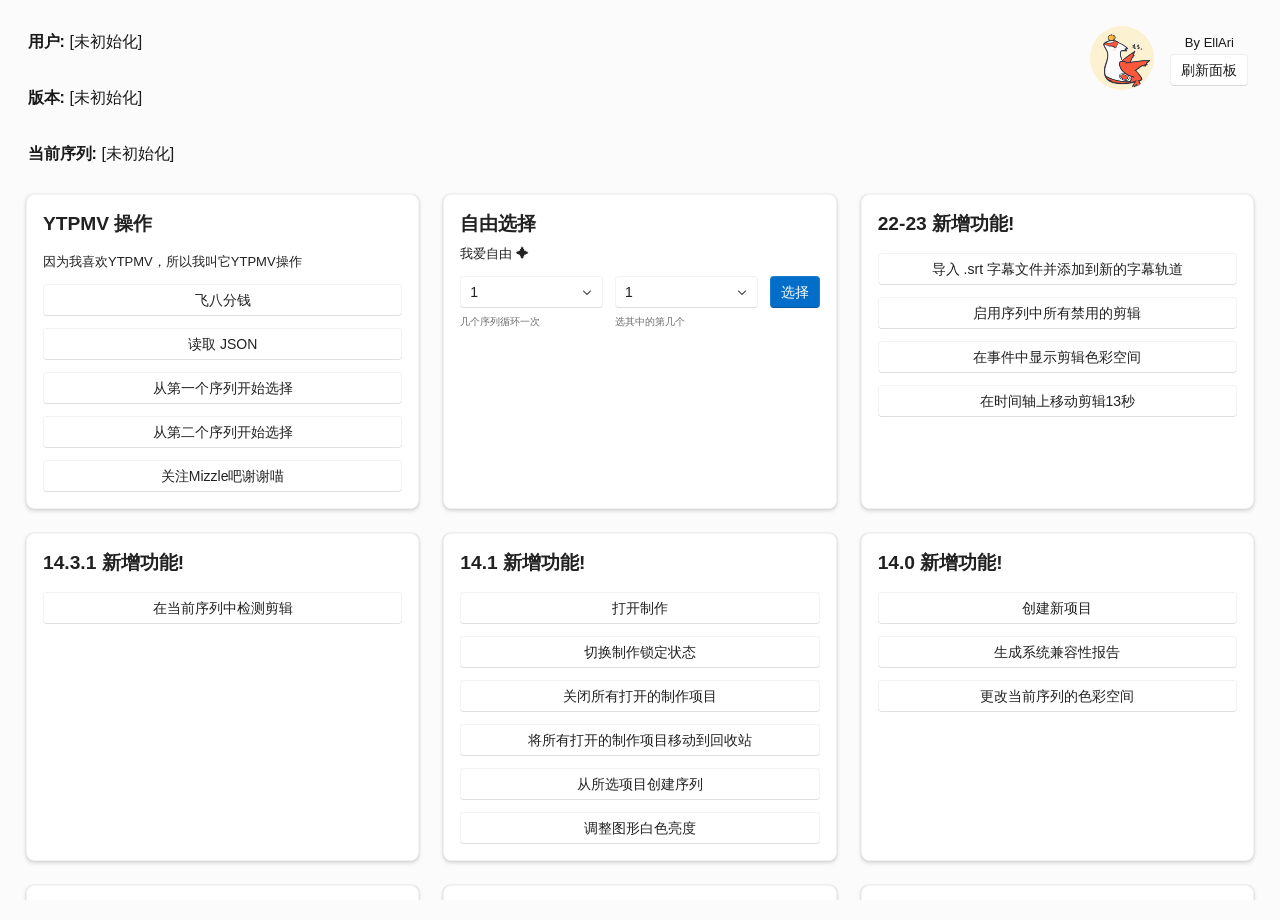
<file: OproPanel/index.html>
<!doctype html>
<html lang="zh-CN">
<title>顺飞面板</title>

<head>
   <meta name="viewport" content="width=device-width, initial-scale=1.0">
   <meta charset="utf-8" />
   <script src="./lib/CSInterface.js"></script>
   <script src="./lib/jquery-1.9.1.js"></script>
   <script src="./ext.js"></script>
   <script src="./lib/Vulcan.js"></script>
   <script type="module" src="web-components.js"></script>
   <script type="module" src="fluentplus.js"></script>
   <link id="ppstyle" href="css/style.css" rel="stylesheet" type="text/css" />
   <link rel="stylesheet" href="css/treefl.css">
</head>
<script src="main.js" defer></script>
<script type="module">
   import { baseLayerLuminance, StandardLuminance } from "./web-components.js";

   document.addEventListener("DOMContentLoaded", function () {
      var csInterface = new CSInterface();
      const provider = document.querySelector("fluent-provider");

      // 1. 定义更新主题的函数
      function updateThemeWithAppSkinInfo(appSkinInfo) {
         if (!appSkinInfo || !provider) return;

         // 获取 Premiere 面板的背景 RGB 颜色
         const panelBgColor = appSkinInfo.panelBackgroundColor.color;

         // 将 Adobe 的 RGB 对象转换为 CSS 颜色字符串
         const bgRgb = `rgb(${Math.round(panelBgColor.red)}, ${Math.round(panelBgColor.green)}, ${Math.round(panelBgColor.blue)})`;

         // 计算粗略的亮度值 (0-255) 以判断是深色还是浅色模式
         // Premiere 默认通常是深色，但用户可以调得很亮
         const luminance =
            0.299 * panelBgColor.red +
            0.587 * panelBgColor.green +
            0.114 * panelBgColor.blue;

         // 根据亮度决定 Fluent UI 的模式
         // 128 是中点，小于 128 为暗色，大于为亮色
         if (luminance < 128) {
            baseLayerLuminance.setValueFor(provider, StandardLuminance.DarkMode);
         } else {
            baseLayerLuminance.setValueFor(provider, StandardLuminance.LightMode);
         }

         // 核心：强制 body 的背景色与 Premiere 面板背景色完全一致
         // 这样可以消除 Fluent UI 默认暗色与 Premiere 默认暗色之间的微小色差
         document.body.style.backgroundColor = bgRgb;

         // 如果你的卡片有背景色，也可以在这里动态覆盖，保持无缝融合
         // document.body.style.setProperty('--fill-color', bgRgb);
      }

      // 2. 页面加载时，获取当前的宿主环境颜色并初始化
      const hostEnv = csInterface.getHostEnvironment();
      if (hostEnv && hostEnv.appSkinInfo) {
         updateThemeWithAppSkinInfo(hostEnv.appSkinInfo);
      } else {
         // 如果在浏览器里调试(没有CEP环境)，默认给暗色
         baseLayerLuminance.setValueFor(provider, StandardLuminance.DarkMode);
      }

      // 3. 监听 Premiere Pro 的主题变化事件 (当用户在首选项里拖动滑块时触发)
      csInterface.addEventListener(
         CSInterface.THEME_COLOR_CHANGED_EVENT,
         function () {
            // 重新获取环境信息并更新
            const updatedHostEnv = csInterface.getHostEnvironment();
            if (updatedHostEnv && updatedHostEnv.appSkinInfo) {
               updateThemeWithAppSkinInfo(updatedHostEnv.appSkinInfo);
            }
         },
      );
      document.getElementById('btn_PPRO_Sel').addEventListener('click', () => {
         const cycleLength = document.getElementById('cycleLengthSelect').value;
         const targetIndex = document.getElementById('targetIndexSelect').value;

         // 2. 校验用户是否已经做出了选择
         if (!cycleLength || !targetIndex) {
            alert("请先选择循环次数和目标索引！");
            return;
         }

         // 3. 将变量拼接到字符串中，传给你的 ExtendScript (JSX)
         // 为了防止字符类型导致 JSX 报错，这里用 Number() 明确转成数字
         const jsxCommand = `$._PPP_.selectCustomCycle(${Number(cycleLength)}, ${Number(targetIndex)})`;

         // 4. 调用 CEP 原生的 evalScript 发送给 Premiere
         if (window.__adobe_cep__) {
            // 处于 Premiere CEP 环境中
            csInterface.evalScript(jsxCommand, function (result) {
               // 这里可以接收 JSX 传回来的返回值（如果需要的话）
               console.log("ExtendScript 执行完毕，返回值: ", result);
            });
         } else {
            // 处于普通浏览器环境（本地双击网页测试时）
            console.log("即将发送给宿主的脚本: ", jsxCommand);
            alert("当前不在 Premiere 环境中，脚本命令已打印到控制台: \n" + jsxCommand);
         }
      });

   });
</script>

<body onLoad="onLoaded()">
   <fluent-provider>
      <class="header">

         <div class="card-container" id="titlec">
            <div class="floating">
               <div class="action-block">
                  <fluent-avatar src="./lib/Latia.png" size="64" name="Atlias"></fluent-avatar>
                  <div class="ccb">
                     <p style="font-size: small; margin: 4px 0;">By EllAri </p>
                     <fluent-anchor id="refresh-link" href="javascript:history.go(0)">刷新面板</fluent-anchor>
                  </div>
               </div>
            </div>

            <div class="info-block">
               <p><b>用户:</b> <span id="username">[未初始化]</span></p>
               <p><b>版本:</b> <span id="version_string">[未初始化]</span></p>
               <p><b>当前序列:</b> <span id="active_seq">[未初始化]</span></p>
            </div>
         </div>

         <main class="card-container">
            <fluent-card>
               <div class="card-header">
                  <h2>YTPMV 操作</h2>
                  <p style="font-size: small">因为我喜欢YTPMV，所以我叫它YTPMV操作</p>
               </div>
               <div class="card-content">
                  <fluent-button class="controlBg textStyle"
                     onclick="openSssaPanel()">飞八分钱</fluent-button>
                  <input type="file" id="jsonFileInput" accept=".json" style="display: none" />
                  <fluent-button class="controlBg textStyle" onclick="loadJsonNative()">
                     读取 JSON
                  </fluent-button>
                  <script>
                  </script>
                  <fluent-button class="controlBg textStyle"
                     onClick="evalScript('$._PPP_.select1()')">从第一个序列开始选择</fluent-button>
                  <fluent-button class="controlBg textStyle"
                     onClick="evalScript('$._PPP_.select2()')">从第二个序列开始选择</fluent-button>
                  <fluent-button class="controlBg textStyle" id="btn_PPRO_JSON" onclick="tieba()">
                     关注Mizzle吧谢谢喵
                  </fluent-button>
               </div>
            </fluent-card>
            <fluent-card class="FSLT">
               <div class="card-header">
                  <h2 style="margin-bottom: .5rem;">自由选择</h2>
                  <p style="font-size: small;margin-top: 0;"> 我爱自由 ✦</p>
               </div>
               <div class="card-content" id="FrS">
                  <div class="select-group">
                     <fluent-select id="cycleLengthSelect" title="循环长度（隔n-1个选一次）" position="below"
                        style="--z-index: 9999;">
                        <fluent-option value="" disabled selected>几次循环 (Cycle Length)</fluent-option>
                        <fluent-option value="1">1</fluent-option>
                        <fluent-option value="2">2</fluent-option>
                        <fluent-option value="3">3</fluent-option>
                        <fluent-option value="4">4</fluent-option>
                        <fluent-option value="5">5</fluent-option>
                        <fluent-option value="6">6</fluent-option>
                        <fluent-option value="7">7</fluent-option>
                        <fluent-option value="8">8</fluent-option>
                        <fluent-option value="9">9</fluent-option>
                        <fluent-option value="10">10</fluent-option>
                     </fluent-select>
                     <span class="helper-text">几个序列循环一次</span>
                  </div>
                  <div class="select-group">
                     <fluent-select id="targetIndexSelect" title="选其中的第几个" position="below" style="--z-index: 9999;">
                        <fluent-option value="" disabled selected>选择序号 (Target Index)</fluent-option>
                        <fluent-option value="1">1</fluent-option>
                        <fluent-option value="2">2</fluent-option>
                        <fluent-option value="3">3</fluent-option>
                        <fluent-option value="4">4</fluent-option>
                        <fluent-option value="5">5</fluent-option>
                        <fluent-option value="6">6</fluent-option>
                        <fluent-option value="7">7</fluent-option>
                        <fluent-option value="8">8</fluent-option>
                        <fluent-option value="9">9</fluent-option>
                        <fluent-option value="10">10</fluent-option>
                     </fluent-select>
                     <span class="helper-text">选其中的第几个</span>
                  </div>
                  <fluent-button appearance="accent" id="btn_PPRO_Sel">
                     选择
                  </fluent-button>
               </div>
            </fluent-card>
            <fluent-card>
               <div class="card-header">
                  <h2>22-23 新增功能!</h2>
               </div>
               <div class="card-content">
                  <fluent-button class="controlBg textStyle" id="btn_PPRO87"
                     onClick="evalScript('$._PPP_.importSrtAddToCaptionTrack()')">导入 .srt 字幕文件并添加到新的字幕轨道</fluent-button>
                  <fluent-button class="controlBg textStyle" id="btn_PPRO84"
                     onClick="evalScript('$._PPP_.enableAllDisabledClips()')">启用序列中所有禁用的剪辑</fluent-button>
                  <fluent-button class="controlBg textStyle" id="btn_PPRO85"
                     onClick="evalScript('$._PPP_.showColorspaceInEvents()')">在事件中显示剪辑色彩空间</fluent-button>
                  <fluent-button class="controlBg textStyle" id="btn_PPRO86"
                     onClick="evalScript('$._PPP_.moveTrackItemOnTimeline()')">在时间轴上移动剪辑13秒</fluent-button>
               </div>
            </fluent-card>

            <fluent-card>
               <div class="card-header">
                  <h2>14.3.1 新增功能!</h2>
               </div>
               <div class="card-content">
                  <fluent-button class="controlBg textStyle" id="btn_PPRO81"
                     onClick="evalScript('$._PPP_.performSceneEditDetectionOnSelection()')">在当前序列中检测剪辑</fluent-button>
               </div>
            </fluent-card>

            <fluent-card>
               <div class="card-header">
                  <h2>14.1 新增功能!</h2>
               </div>
               <div class="card-content">
                  <fluent-button class="controlBg textStyle" id="btn_PPRO77"
                     onClick="evalScript('$._PPP_.openProduction()')">打开制作</fluent-button>
                  <fluent-button class="controlBg textStyle" id="btn_PPRO78"
                     onClick="evalScript('$._PPP_.toggleProductionLockState()')">切换制作锁定状态</fluent-button>
                  <fluent-button class="controlBg textStyle" id="btn_PPRO79"
                     onClick="evalScript('$._PPP_.closeAllOpenProductionProjects()')">关闭所有打开的制作项目</fluent-button>
                  <fluent-button class="controlBg textStyle" id="btn_PPRO80"
                     onClick="evalScript('$._PPP_.moveProductionProjectsToTrash()')">将所有打开的制作项目移动到回收站</fluent-button>
                  <fluent-button class="controlBg textStyle" id="btn_PPRO82"
                     onClick="evalScript('$._PPP_.newSequenceFromProjectSelection()')">从所选项目创建序列</fluent-button>
                  <fluent-button class="controlBg textStyle" id="btn_PPRO83"
                     onClick="evalScript('$._PPP_.adjustGraphicsWhiteLuminance()')">调整图形白色亮度</fluent-button>
               </div>
            </fluent-card>

            <fluent-card>
               <div class="card-header">
                  <h2>14.0 新增功能!</h2>
               </div>
               <div class="card-content">
                  <fluent-button class="controlBg textStyle" id="btn_PPRO76"
                     onClick="evalScript('$._PPP_.createNewProject()')">创建新项目</fluent-button>
                  <fluent-button class="controlBg textStyle" id="btn_PPRO72"
                     onClick="evalScript('$._PPP_.generateSystemCompatibilityReport()')">生成系统兼容性报告</fluent-button>
                  <fluent-button class="controlBg textStyle" id="btn_PPRO75"
                     onClick="evalScript('$._PPP_.changeSequenceColorSpace()')">更改当前序列的色彩空间</fluent-button>
               </div>
            </fluent-card>

            <fluent-card>
               <div class="card-header">
                  <h2>13.1 新增功能!</h2>
               </div>
               <div class="card-content">
                  <fluent-button class="controlBg textStyle" id="btn_PPRO57"
                     onClick="evalScript('$._PPP_.closeAllProjectsOtherThanActiveProject()')">关闭除当前项目外的所有项目</fluent-button>
                  <fluent-button class="controlBg textStyle" id="btn_PPRO58"
                     onClick="evalScript('$._PPP_.findAllAdjustmentLayersInProject()')">查找所有调整图层</fluent-button>
                  <fluent-button class="controlBg textStyle" id="btn_PPRO59"
                     onClick="evalScript('$._PPP_.consolidateDuplicates()')">合并重复的素材</fluent-button>
                  <fluent-button class="controlBg textStyle" id="btn_PPRO60"
                     onClick="evalScript('$._PPP_.closeAllSequences()')">关闭所有序列</fluent-button>
                  <fluent-button class="controlBg textStyle" id="btn_PPRO62"
                     onClick="evalScript('$._PPP_.reportSequenceVRSettings()')">报告序列VR设置</fluent-button>
                  <fluent-button class="controlBg textStyle" id="btn_PPRO63"
                     onClick="evalScript('$._PPP_.openProjectItemInSource()')">在源监视器中打开所选项目</fluent-button>
                  <fluent-button class="controlBg textStyle" id="btn_PPRO64"
                     onClick="evalScript('$._PPP_.reinterpretFootage()')">重新解释所选项目</fluent-button>
                  <fluent-button class="controlBg textStyle" id="btn_PPRO66"
                     onClick="evalScript('$._PPP_.createSubSequence()')">创建子序列</fluent-button>
                  <fluent-button class="controlBg textStyle" id="btn_PPRO67"
                     onClick="evalScript('$._PPP_.selectAllRetimedClips()')">选择所有重置时间的剪辑</fluent-button>
                  <fluent-button class="controlBg textStyle" id="btn_PPRO68"
                     onClick="evalScript('$._PPP_.selectReversedClips()')">选择所有反向的剪辑</fluent-button>
                  <fluent-button class="controlBg textStyle" id="btn_PPRO69"
                     onClick="evalScript('$._PPP_.logConsoleOutput()')">将控制台输出写入日志文件</fluent-button>
                  <fluent-button class="controlBg textStyle" id="btn_PPRO70"
                     onClick="evalScript('$._PPP_.setWorkspace()')">设置当前工作区</fluent-button>
                  <fluent-button id="stitchusingdefaultpreset">在AME中拼接所选文件</fluent-button>
               </div>
            </fluent-card>

            <fluent-card>
               <div class="card-header">
                  <h2>系统</h2>
               </div>
               <div class="card-content">
                  <fluent-button class="controlBg textStyle" id="btn_PPRO33"
                     onClick="evalScript('$._PPP_.closeFrontSourceClip()')">关闭最前方的源监视器剪辑</fluent-button>
                  <fluent-button class="controlBg textStyle" id="btn_PPRO35"
                     onClick="evalScript('$._PPP_.closeAllClipsInSourceMonitor()')">关闭源监视器中的所有剪辑</fluent-button>
                  <fluent-button id="openfolder">打开 PProPanel 文件夹</fluent-button>
                  <fluent-button id="openlogfilefolder">打开 Premiere Pro 的日志文件夹</fluent-button>
                  <fluent-button class="controlBg textStyle" id="btn_PPRO7"
                     onClick="evalScript('$._PPP_.pokeAnywhere()')">检测 Anywhere 服务器</fluent-button>
                  <fluent-button class="controlBg textStyle" id="btn_PPRO71"
                     onClick="evalScript('$._PPP_.enumerateTeamProjects()')">识别打开的团队项目</fluent-button>
                  <fluent-button id="checkforums">查看 SDK 论坛</fluent-button>
                  <fluent-button id="readAPIdocs">阅读 API 文档</fluent-button>
                  <fluent-button id="copypresets">复制预设</fluent-button>
                  <fluent-button class="controlBg textStyle" id="btn_PPRO18"
                     onClick="evalScript('$._PPP_.getnumAEProjectItems()')">AE 项目项目计数</fluent-button>
                  <fluent-button class="controlBg textStyle" id="btn_PPRO49"
                     onClick="evalScript('$._PPP_.turnOffStartDialog()')">关闭启动对话框</fluent-button>
                  <fluent-button class="controlBg textStyle" id="btn_PPRO25"
                     onClick="evalScript('$._PPP_.clearCache()')">清除媒体缓存</fluent-button>
                  <fluent-button class="controlBg textStyle" id="btn_PPRO61"
                     onClick="evalScript('$._PPP_.dumpAllPresets()')">列出可用的导出预设</fluent-button>
               </div>
            </fluent-card>
            <fluent-card>
               <div class="card-header">
                  <h2>导入与创建</h2>
               </div>
               <div class="card-content">
                  <fluent-button id="ingest">摄取文件, 创建代理</fluent-button>
                  <fluent-button class="controlBg textStyle" id="btn_PPRO42"
                     onClick="evalScript('$._PPP_.importMoGRT()')">导入 MoGRT</fluent-button>
                  <fluent-button class="controlBg textStyle" id="btn_PPRO2"
                     onClick="evalScript('$._PPP_.createSequence()')">创建序列</fluent-button>
                  <fluent-button class="controlBg textStyle" id="btn_PPRO37"
                     onClick="evalScript('$._PPP_.importComps()')">从 AE 项目导入合成</fluent-button>
                  <fluent-button id="newseqfrompreset">从预设创建序列</fluent-button>
                  <fluent-button class="controlBg textStyle" id="btn_PPRO3"
                     onClick="evalScript('$._PPP_.openProject()')">打开不同的项目</fluent-button>
                  <fluent-button class="controlBg textStyle" id="btn_PPRO5"
                     onClick="evalScript('$._PPP_.importFiles()')">导入文件</fluent-button>
                  <fluent-button class="controlBg textStyle" id="btn_PPRO8"
                     onClick="evalScript('$._PPP_.openInSource()')">在源监视器中打开...</fluent-button>
                  <fluent-button class="controlBg textStyle" id="btn_PPRO24"
                     onClick="evalScript('$._PPP_.setProxiesON()')">为第一个项目添加代理</fluent-button>
                  <div id="dragthing" draggable="true" ondragstart="dragHandler(event)" class="droppable">
                     拖放导入
                  </div>
               </div>
            </fluent-card>

            <fluent-card>
               <div class="card-header">
                  <h2>元数据和项目操作</h2>
               </div>
               <div class="card-content">
                  <fluent-button id="toggleproxy">切换当前项目中的代理</fluent-button>
                  <fluent-button class="controlBg textStyle" id="btn_PPRO9"
                     onClick="evalScript('$._PPP_.replaceMedia()')">替换媒体...</fluent-button>
                  <fluent-button class="controlBg textStyle" id="btn_PPRO10"
                     onClick="evalScript('$._PPP_.createSequenceMarkers()')">添加序列标记</fluent-button>
                  <fluent-button class="controlBg textStyle" id="btn_PPRO16"
                     onClick="evalScript('$._PPP_.addClipMarkers()')">添加剪辑标记</fluent-button>
                  <fluent-button class="controlBg textStyle" id="btn_PPRO17"
                     onClick="evalScript('$._PPP_.updatePAR()')">更新 PAR</fluent-button>
                  <fluent-button class="controlBg textStyle" id="btn_PPRO11"
                     onClick="evalScript('$._PPP_.mungeXMP()')">操作 XMP</fluent-button>
                  <fluent-button class="controlBg textStyle" id="btn_PPRO14"
                     onClick="evalScript('$._PPP_.updateAllProjectItems()')">更新所有媒体</fluent-button>
                  <fluent-button class="controlBg textStyle" id="btn_PPRO15"
                     onClick="evalScript('$._PPP_.modifyProjectMetadata()')">修改项目元数据</fluent-button>
                  <fluent-button class="controlBg textStyle" id="btn_PPRO23"
                     onClick="evalScript('$._PPP_.setScratchDisk()')">设置暂存盘路径</fluent-button>
                  <fluent-button class="controlBg textStyle" id="btn_PPRO27"
                     onClick="evalScript('$._PPP_.randomizeSequenceSelection()')">随机选择序列</fluent-button>
                  <fluent-button class="controlBg textStyle" id="btn_PPRO28"
                     onClick="evalScript('$._PPP_.muteFun()')">静音的乐趣!</fluent-button>
                  <fluent-button class="controlBg textStyle" id="btn_PPRO29"
                     onClick="evalScript('$._PPP_.onPlayWithKeyframes()')">操作关键帧</fluent-button>
                  <fluent-button class="controlBg textStyle" id="btn_PPRO30"
                     onClick="evalScript('$._PPP_.insertOrAppend()')">插入或附加到活动序列</fluent-button>
                  <fluent-button class="controlBg textStyle" id="btn_PPRO56"
                     onClick="evalScript('$._PPP_.insertOrAppendToTopTracks()')">插入或附加到顶部轨道</fluent-button>
                  <fluent-button class="controlBg textStyle" id="btn_PPRO31"
                     onClick="evalScript('$._PPP_.overWrite()')">在 CTI 位置覆盖</fluent-button>
                  <fluent-button class="controlBg textStyle" id="btn_PPRO36"
                     onClick="evalScript('$._PPP_.changeLabel()')">标记第一个项目</fluent-button>
                  <fluent-button class="controlBg textStyle" id="btn_PPRO21"
                     onClick="evalScript('$._PPP_.addSubClip()')">创建子剪辑</fluent-button>
                  <fluent-button class="controlBg textStyle" id="btn_PPRO44"
                     onClick="evalScript('$._PPP_.reportCurrentProjectSelection()')">向事件面板报告选择</fluent-button>
                  <fluent-button class="controlBg textStyle" id="btn_PPRO43"
                     onClick="evalScript('$._PPP_.randomizeProjectSelection()')">随机选择项目</fluent-button>
                  <fluent-button class="controlBg textStyle" id="btn_PPRO45"
                     onClick="evalScript('$._PPP_.setOffline()')">使所选项目离线</fluent-button>
                  <fluent-button class="controlBg textStyle" id="btn_PPRO47"
                     onClick="evalScript('$._PPP_.setAllOnline()')">使所有离线项目在线</fluent-button>
                  <fluent-button class="controlBg textStyle" id="btn_PPRO48"
                     onClick="evalScript('$._PPP_.updateFrameRate()')">更新帧率</fluent-button>
                  <fluent-button class="controlBg textStyle" id="btn_PPRO50"
                     onClick="evalScript('$._PPP_.changeMarkerColors()')">更改标记颜色</fluent-button>
                  <fluent-button class="controlBg textStyle" id="btn_PPRO52"
                     onClick="evalScript('$._PPP_.changeSeqTimeCodeDisplay()')">更改序列时间码显示</fluent-button>
                  <fluent-button class="controlBg textStyle" id="btn_PPRO32"
                     onClick="evalScript('$._PPP_.saveCurrentProjectLayout()')">保存项目布局</fluent-button>
                  <fluent-button class="controlBg textStyle" id="btn_PPRO51"
                     onClick="evalScript('$._PPP_.setProjectPanelMeta()')">加载项目布局</fluent-button>
                  <fluent-button class="controlBg textStyle" id="btn_PPRO12"
                     onClick="evalScript('$._PPP_.exportSequenceAsPrProj()')">从序列新建项目</fluent-button>
                  <fluent-button class="controlBg textStyle" id="btn_PPRO73"
                     onClick="evalScript('$._PPP_.autoReframeActiveSequence()')">自动重构当前序列</fluent-button>
               </div>
            </fluent-card>
            <fluent-card>
               <div class="card-header">
                  <h2>导出</h2>
               </div>
               <div class="card-content">
                  <fluent-button id="transcodeusingdefaultpreset">转码第一个项目</fluent-button>
                  <fluent-button id="transcodeexternal">转码外部文件</fluent-button>
                  <fluent-button id="saveaspng">将序列帧另存为 .png</fluent-button>
                  <fluent-button class="controlBg textStyle" id="btn_PPRO41"
                     onClick="evalScript('$._PPP_.consolidateProject()')">合并与传输项目</fluent-button>
                  <fluent-button class="controlBg textStyle" id="btn_PPRO20"
                     onClick="evalScript('$._PPP_.dumpXMPFromAllProjectItems()')">从所有项目转储 XMP</fluent-button>
                  <fluent-button class="controlBg textStyle" id="btn_PPRO34"
                     onClick="evalScript('$._PPP_.saveProjectCopy()')">保存项目副本...</fluent-button>
                  <fluent-button class="controlBg textStyle" id="btn_PPRO4"
                     onClick="evalScript('$._PPP_.saveProject()')">保存项目</fluent-button>
                  <fluent-button class="controlBg textStyle" id="btn_PPRO26"
                     onClick="evalScript('$._PPP_.exportFramesForMarkers()')">为标记导出帧</fluent-button>
                  <fluent-button class="controlBg textStyle" id="btn_PPRO6"
                     onClick="evalScript('$._PPP_.exportFCPXML()')">导出 FCP XML</fluent-button>
                  <fluent-button class="controlBg textStyle" id="btn_PPRO22"
                     onClick="evalScript('$._PPP_.exportAAF()')">将序列导出为 AAF</fluent-button>
                  <fluent-button id="renderusingdefaultpreset">在 AME 中渲染当前序列</fluent-button>
               </div>
            </fluent-card>
            <fluent-card>
               <div class="card-header">
                  <h2>哦对了</h2>
               </div>
               <div class="card-content">
                  <fluent-button id="web_PPro_B"
                     onClick="openExternalSite('https://github.com/Adobe-CEP/Samples/tree/master/PProPanel/', '基于此项目的改造')">PProPanel</fluent-button>
                  <fluent-button id="web_Git_B"
                     onClick="openExternalSite('https://ari-hiroko.github.io/', '踩踩背')">神秘GitHub主页</fluent-button>
                  <fluent-button id="web_OPro_B"
                     onClick="openExternalSite('https://github.com/Ari-Hiroko/OtomadProPanel', '发布地址')">此项目地址</fluent-button>
                  <fluent-button id="web_EV_B"
                     onClick="openExternalSite('https://ari-hiroko.github.io/subpages/video/VID%20TEST/nav.html/', '神秘视频网站')">逸站</fluent-button>
                  <fluent-button id="web_B_B"
                     onClick="openExternalSite('https://space.bilibili.com/344276085/', '粉丝最多的账号')">B站主页</fluent-button>
                  <fluent-button id="web_Flu_B"
                     onClick="openExternalSite('https://github.com/microsoft/fluentui/', 'Fluent UI GitHub')">Fluent
                     UI</fluent-button>
                  <fluent-button id="web_Ge_B"
                     onClick="openExternalSite('https://gemini.google.com/', '我就喜欢玩这个')">Gemini</fluent-button>
                  <fluent-button id="Compat_B" onclick="window.location.href='compat_index.html'">兼容版主页</fluent-button>
               </div>
            </fluent-card>
            <fluent-card id="UpC">
               <div class="card-header">
                  <h2>更新内容</h2>
               </div>

               <div class="card-content">
                  <p>我添加了一堆广告。</p>
                  <fluent-button appearance="accent" onClick="alert('艾雅米诺')">👎差评</fluent-button>
               </div>
            </fluent-card>

            <script src="timeline.js"></script>
            <script>
               function openSssaPanel() {
                  if (window.__adobe_cep__) {
                     try {
                        var csInterface = new CSInterface();
                        csInterface.requestOpenExtension("com.s.OProPanel.sssa");
                        return;
                     } catch (e) {
                        console.log("打开飞八分钱窗口失败，回退到页面跳转: ", e);
                     }
                  }
                  window.location.href = "./sssa.html";
               }
            </script>
         </main>
   </fluent-provider>
</body>

</html>
</file>
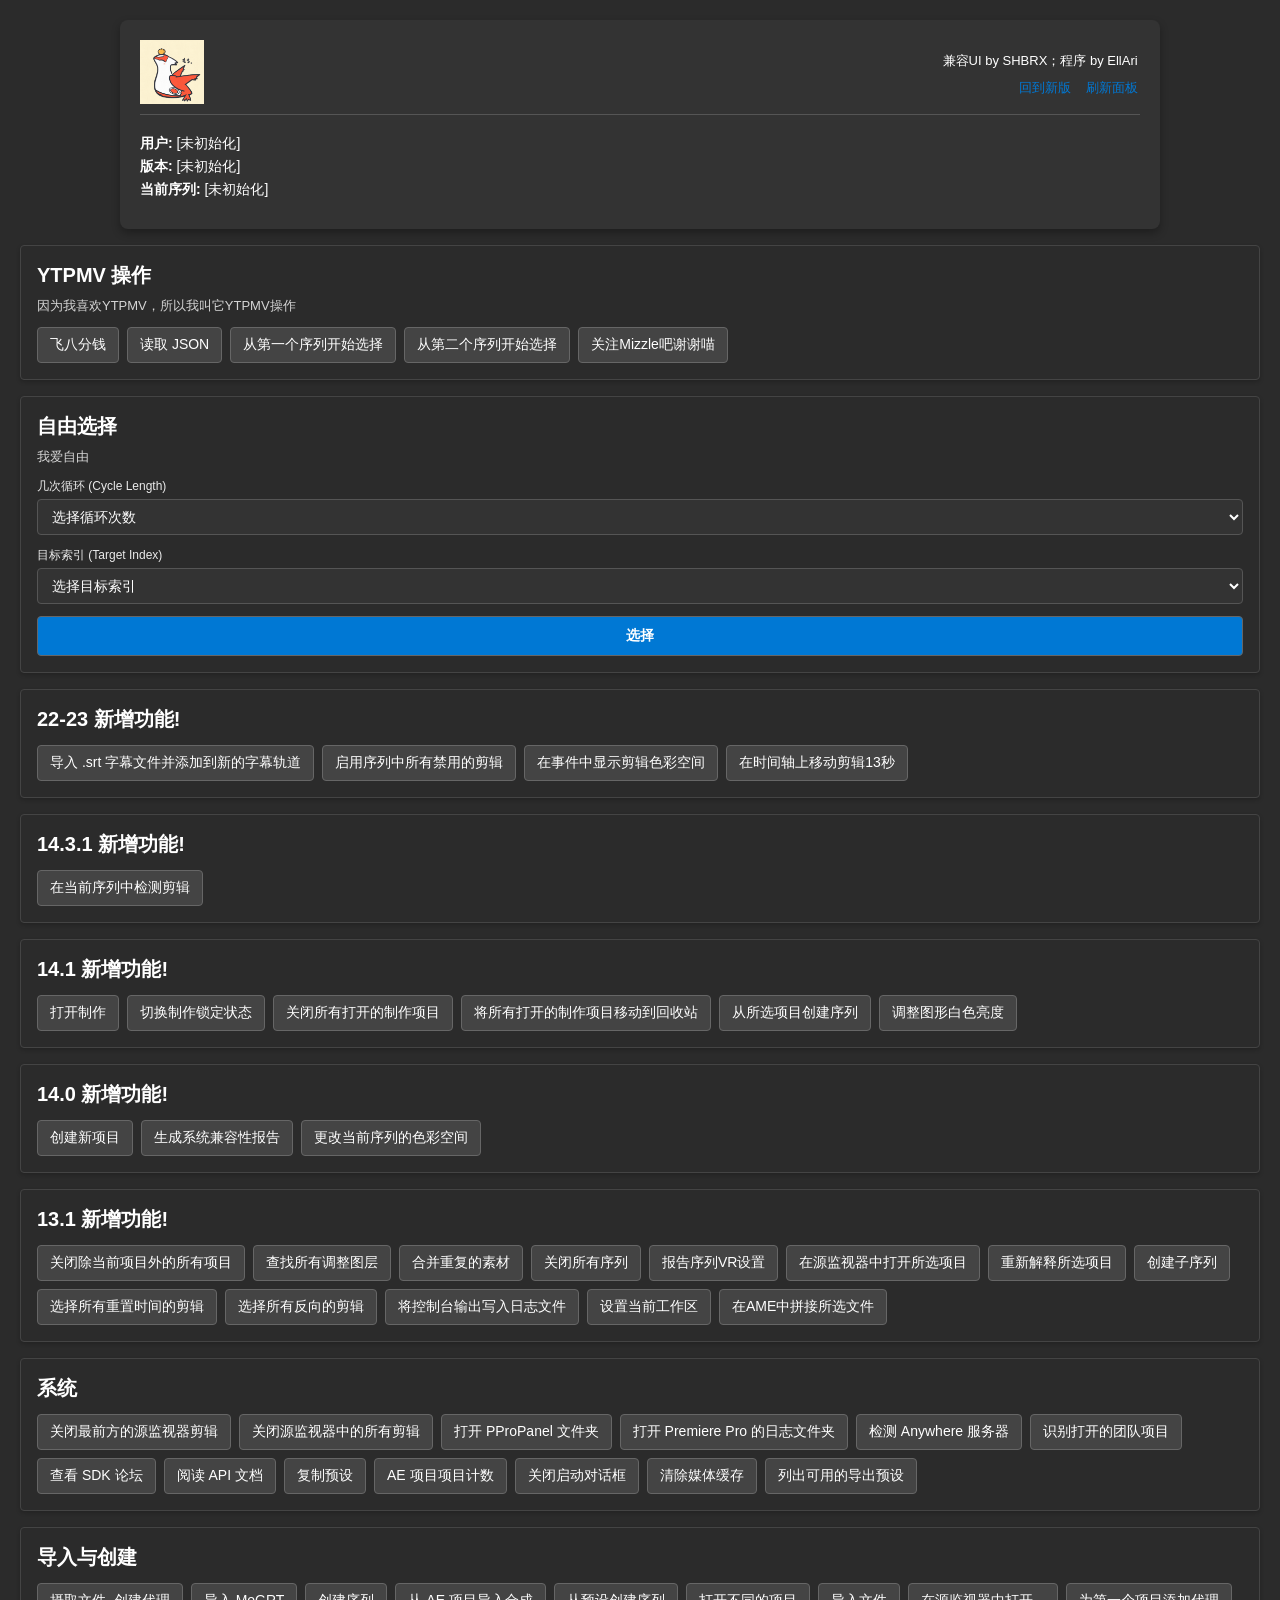
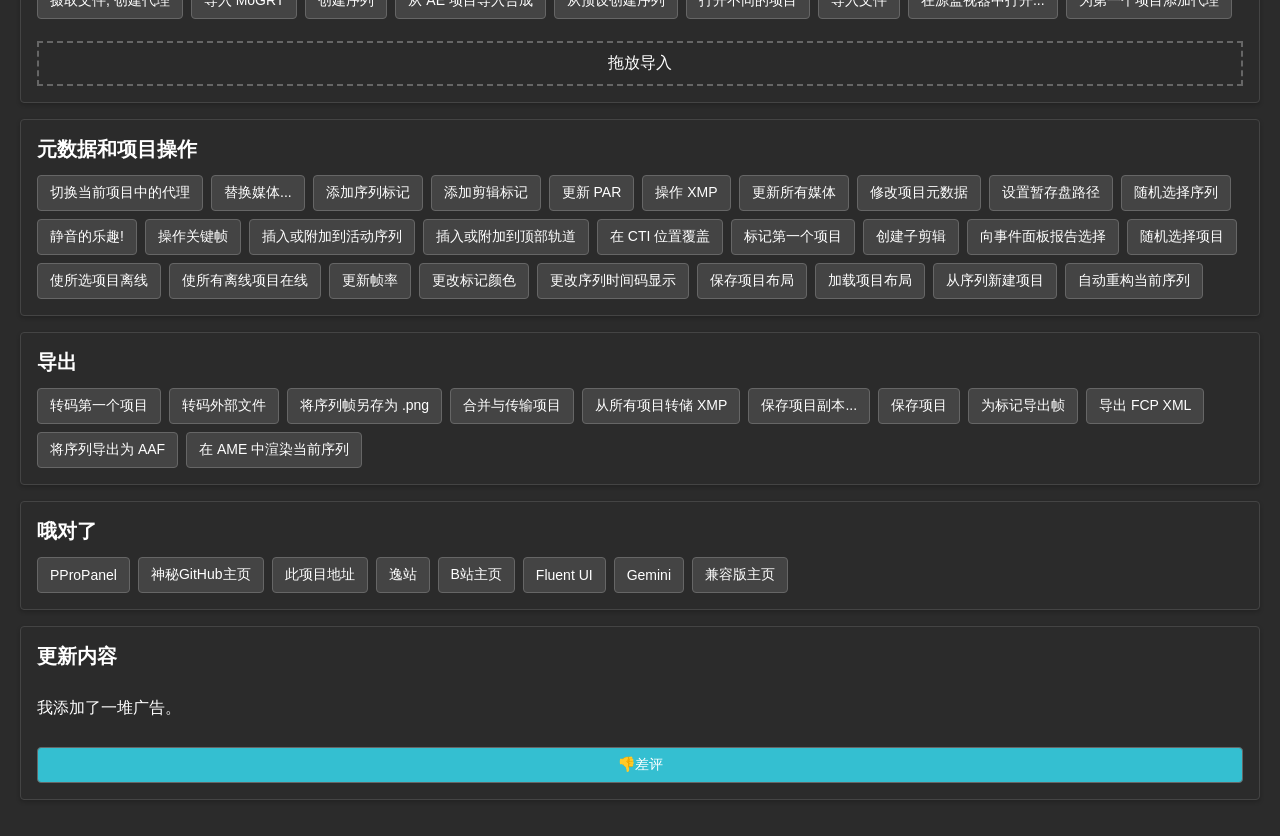
<file: OproPanel/compat_index.html>
<!doctype html>
<html lang="zh-CN">
<title>顺飞面板青春版</title>

<head>
   <meta name="viewport" content="width=device-width, initial-scale=1.0">
   <meta charset="utf-8">
   <script src="./lib/CSInterface.js"></script>
   <script src="./lib/jquery-1.9.1.js"></script>
   <script src="./lib/Vulcan.js"></script>
   <script src="./ext.js"></script>
   <style>
      body {
         font-family: Arial, sans-serif;
         background-color: #2b2b2b;
         color: #ffffff;
         margin: 0;
         padding: 20px;
      }

      .container {
         max-width: 1000px;
         margin: 0 auto;
         background-color: #333;
         padding: 20px;
         border-radius: 8px;
         box-shadow: 0 4px 8px rgba(0, 0, 0, 0.3);
      }

      .header {
         text-align: center;
         margin-bottom: 20px;
         padding-bottom: 10px;
         border-bottom: 1px solid #555;
      }

      .card {
         background-color: #2b2b2b;
         border: 1px solid #444;
         border-radius: 4px;
         padding: 16px;
         margin-bottom: 16px;
         box-shadow: 0 2px 4px rgba(0, 0, 0, 0.2);
      }

      .card-header {
         margin-bottom: 12px;
      }

      .card-header h2 {
         margin: 0 0 8px 0;
         font-size: 1.25rem;
         font-weight: 600;
      }

      .card-header p {
         font-size: 0.85rem;
         margin: 0;
         opacity: 0.8;
      }

      .card-content {
         display: flex;
         flex-direction: column;
         gap: 12px;
      }

      .button-group {
         display: flex;
         flex-wrap: wrap;
         gap: 8px;
      }

      .controlBg {
         background-color: #444;
         color: white;
         border: 1px solid #666;
         padding: 8px 12px;
         border-radius: 4px;
         cursor: pointer;
         font-size: 14px;
         transition: background-color 0.2s;
      }

      .controlBg:hover {
         background-color: #555;
      }

      .select-style {
         width: 100%;
         padding: 8px 10px;
         background-color: #333;
         color: #fff;
         border: 1px solid #555;
         border-radius: 4px;
         font-size: 14px;
         box-sizing: border-box;
      }

      .input-style {
         width: 100%;
         padding: 8px 10px;
         background-color: #333;
         color: #fff;
         border: 1px solid #555;
         border-radius: 4px;
         font-size: 14px;
         box-sizing: border-box;
      }

      .info-block {
         margin: 10px 0;
      }

      .info-block p {
         margin: 5px 0;
         font-size: 14px;
      }

      .action-block {
         display: flex;
         align-items: center;
         gap: 12px;
      }

      .avatar {
         width: 64px;
         height: 64px;
         border-radius: 50%;
         background-color: #555;
         display: flex;
         align-items: center;
         justify-content: center;
         font-size: 24px;
      }

      .floating {
         display: flex;
         flex-direction: row;
         justify-content: space-between;
         align-items: center;
      }

      .droppable {
         padding: 10px;
         border: 2px dashed #666;
         text-align: center;
         margin-top: 10px;
      }

      .author {
         display: flex;
         text-align: end;
         align-items: flex-end;
         align-content: space-between;
         flex-direction: column;
         margin-right: .15rem;
      }

      #fCD {
         margin-top: 1rem;
      }

      .author-links {
         display: flex;
         /* 强制内部元素并排 */
         flex-direction: row;
         /* 横向排列 */
         gap: 15px;
         /* 链接之间的间距 */
         margin-top: 5px;
      }

      .author-links a {
         font-size: 13px;
         color: #0078d4;
         text-decoration: none;
      }

      /* 鼠标悬停效果，增加交互感 */
      .author-links a:hover {
         text-decoration: dotted;
         color: #b1e0ff;
         transition: color 0.2s ease;
         ;
      }
   </style>
</head>

<body onLoad="onLoaded()">
   <div class="container">
      <div class="header">
         <div class="floating">
            <div class="action-block">
               <img alt="Latias" src="./lib/Latia.png" width="64" height="64">
            </div>
            <div class="author">
               <p style="font-size: small; margin: 4px 0;">兼容UI by SHBRX；程序 by EllAri</p>
               <div class="author-links">
                  <a href="./index.html">回到新版</a>
                  <a href="javascript:history.go(0)">刷新面板</a>
               </div>
            </div>
         </div>
      </div>

      <div class="info-block">
         <p><b>用户:</b> <span id="username">[未初始化]</span></p>
         <p><b>版本:</b> <span id="version_string">[未初始化]</span></p>
         <p><b>当前序列:</b> <span id="active_seq">[未初始化]</span></p>
      </div>
   </div>

   <div class="card" id="fCD">
      <div class="card-header">
         <h2>YTPMV 操作</h2>
         <p style="font-size: small">因为我喜欢YTPMV，所以我叫它YTPMV操作</p>
      </div>
      <div class="card-content">
         <input type="file" id="jsonFileInput" accept=".json" style="display: none;" />

         <div class="button-group">
            <button class="controlBg" onclick="openCompatSssaPanel()">飞八分钱</button>
            <button class="controlBg" onclick="loadJsonNative()">读取 JSON</button>
            <button class="controlBg" onClick="evalScript('$._PPP_.select1()')">从第一个序列开始选择</button>
            <button class="controlBg" onClick="evalScript('$._PPP_.select2()')">从第二个序列开始选择</button>
            <button class="controlBg" id="btn_PPRO_JSON" onclick="tieba()">关注Mizzle吧谢谢喵</button>
         </div>
      </div>
   </div>

   <div class="card">
      <div class="card-header">
         <h2>自由选择</h2>
         <p style="font-size: small; margin-top: 0;">我爱自由</p>
      </div>
      <div class="card-content" id="FrS">
         <div style="display: flex; flex-direction: column; gap: 4px;">
            <label for="cycleLengthSelect" style="font-size: 12px; font-weight: 500; opacity: 0.9;">几次循环 (Cycle
               Length)</label>
            <select id="cycleLengthSelect" class="select-style">
               <option value="" disabled selected>选择循环次数</option>
               <option value="1">1</option>
               <option value="2">2</option>
               <option value="3">3</option>
               <option value="4">4</option>
               <option value="5">5</option>
               <option value="6">6</option>
               <option value="7">7</option>
               <option value="8">8</option>
               <option value="9">9</option>
               <option value="10">10</option>
            </select>
         </div>

         <div style="display: flex; flex-direction: column; gap: 4px;">
            <label for="targetIndexSelect" style="font-size: 12px; font-weight: 500; opacity: 0.9;">目标索引 (Target
               Index)</label>
            <select id="targetIndexSelect" class="select-style">
               <option value="" disabled selected>选择目标索引</option>
               <option value="1">1</option>
               <option value="2">2</option>
               <option value="3">3</option>
               <option value="4">4</option>
               <option value="5">5</option>
               <option value="6">6</option>
               <option value="7">7</option>
               <option value="8">8</option>
               <option value="9">9</option>
               <option value="10">10</option>
            </select>
         </div>

         <button id="btn_PPRO_Sel" class="controlBg"
            style="background-color: #0078d4; color: #ffffff; padding: 10px 16px; font-weight: 600;"
            onmouseover="this.style.backgroundColor='#106ebe'" onmouseout="this.style.backgroundColor='#0078d4'"
            onClick="executeFreeSelect()">
            选择
         </button>
      </div>
   </div>

   <div class="card">
      <div class="card-header">
         <h2>22-23 新增功能!</h2>
      </div>
      <div class="card-content">
         <div class="button-group">
            <button class="controlBg" id="btn_PPRO87" onClick="evalScript('$._PPP_.importSrtAddToCaptionTrack()')">导入
               .srt 字幕文件并添加到新的字幕轨道</button>
            <button class="controlBg" id="btn_PPRO84"
               onClick="evalScript('$._PPP_.enableAllDisabledClips()')">启用序列中所有禁用的剪辑</button>
            <button class="controlBg" id="btn_PPRO85"
               onClick="evalScript('$._PPP_.showColorspaceInEvents()')">在事件中显示剪辑色彩空间</button>
            <button class="controlBg" id="btn_PPRO86"
               onClick="evalScript('$._PPP_.moveTrackItemOnTimeline()')">在时间轴上移动剪辑13秒</button>
         </div>
      </div>
   </div>

   <div class="card">
      <div class="card-header">
         <h2>14.3.1 新增功能!</h2>
      </div>
      <div class="card-content">
         <div class="button-group">
            <button class="controlBg" id="btn_PPRO81"
               onClick="evalScript('$._PPP_.performSceneEditDetectionOnSelection()')">在当前序列中检测剪辑</button>
         </div>
      </div>
   </div>

   <div class="card">
      <div class="card-header">
         <h2>14.1 新增功能!</h2>
      </div>
      <div class="card-content">
         <div class="button-group">
            <button class="controlBg" id="btn_PPRO77" onClick="evalScript('$._PPP_.openProduction()')">打开制作</button>
            <button class="controlBg" id="btn_PPRO78"
               onClick="evalScript('$._PPP_.toggleProductionLockState()')">切换制作锁定状态</button>
            <button class="controlBg" id="btn_PPRO79"
               onClick="evalScript('$._PPP_.closeAllOpenProductionProjects()')">关闭所有打开的制作项目</button>
            <button class="controlBg" id="btn_PPRO80"
               onClick="evalScript('$._PPP_.moveProductionProjectsToTrash()')">将所有打开的制作项目移动到回收站</button>
            <button class="controlBg" id="btn_PPRO82"
               onClick="evalScript('$._PPP_.newSequenceFromProjectSelection()')">从所选项目创建序列</button>
            <button class="controlBg" id="btn_PPRO83"
               onClick="evalScript('$._PPP_.adjustGraphicsWhiteLuminance()')">调整图形白色亮度</button>
         </div>
      </div>
   </div>

   <div class="card">
      <div class="card-header">
         <h2>14.0 新增功能!</h2>
      </div>
      <div class="card-content">
         <div class="button-group">
            <button class="controlBg" id="btn_PPRO76" onClick="evalScript('$._PPP_.createNewProject()')">创建新项目</button>
            <button class="controlBg" id="btn_PPRO72"
               onClick="evalScript('$._PPP_.generateSystemCompatibilityReport()')">生成系统兼容性报告</button>
            <button class="controlBg" id="btn_PPRO75"
               onClick="evalScript('$._PPP_.changeSequenceColorSpace()')">更改当前序列的色彩空间</button>
         </div>
      </div>
   </div>

   <div class="card">
      <div class="card-header">
         <h2>13.1 新增功能!</h2>
      </div>
      <div class="card-content">
         <div class="button-group">
            <button class="controlBg" id="btn_PPRO57"
               onClick="evalScript('$._PPP_.closeAllProjectsOtherThanActiveProject()')">关闭除当前项目外的所有项目</button>
            <button class="controlBg" id="btn_PPRO58"
               onClick="evalScript('$._PPP_.findAllAdjustmentLayersInProject()')">查找所有调整图层</button>
            <button class="controlBg" id="btn_PPRO59"
               onClick="evalScript('$._PPP_.consolidateDuplicates()')">合并重复的素材</button>
            <button class="controlBg" id="btn_PPRO60"
               onClick="evalScript('$._PPP_.closeAllSequences()')">关闭所有序列</button>
            <button class="controlBg" id="btn_PPRO62"
               onClick="evalScript('$._PPP_.reportSequenceVRSettings()')">报告序列VR设置</button>
            <button class="controlBg" id="btn_PPRO63"
               onClick="evalScript('$._PPP_.openProjectItemInSource()')">在源监视器中打开所选项目</button>
            <button class="controlBg" id="btn_PPRO64"
               onClick="evalScript('$._PPP_.reinterpretFootage()')">重新解释所选项目</button>
            <button class="controlBg" id="btn_PPRO66" onClick="evalScript('$._PPP_.createSubSequence()')">创建子序列</button>
            <button class="controlBg" id="btn_PPRO67"
               onClick="evalScript('$._PPP_.selectAllRetimedClips()')">选择所有重置时间的剪辑</button>
            <button class="controlBg" id="btn_PPRO68"
               onClick="evalScript('$._PPP_.selectReversedClips()')">选择所有反向的剪辑</button>
            <button class="controlBg" id="btn_PPRO69"
               onClick="evalScript('$._PPP_.logConsoleOutput()')">将控制台输出写入日志文件</button>
            <button class="controlBg" id="btn_PPRO70" onClick="evalScript('$._PPP_.setWorkspace()')">设置当前工作区</button>
            <button class="controlBg" id="stitchusingdefaultpreset">在AME中拼接所选文件</button>
         </div>
      </div>
   </div>

   <div class="card">
      <div class="card-header">
         <h2>系统</h2>
      </div>
      <div class="card-content">
         <div class="button-group">
            <button class="controlBg" id="btn_PPRO33"
               onClick="evalScript('$._PPP_.closeFrontSourceClip()')">关闭最前方的源监视器剪辑</button>
            <button class="controlBg" id="btn_PPRO35"
               onClick="evalScript('$._PPP_.closeAllClipsInSourceMonitor()')">关闭源监视器中的所有剪辑</button>
            <button class="controlBg" id="openfolder">打开 PProPanel 文件夹</button>
            <button class="controlBg" id="openlogfilefolder">打开 Premiere Pro 的日志文件夹</button>
            <button class="controlBg" id="btn_PPRO7" onClick="evalScript('$._PPP_.pokeAnywhere()')">检测 Anywhere
               服务器</button>
            <button class="controlBg" id="btn_PPRO71"
               onClick="evalScript('$._PPP_.enumerateTeamProjects()')">识别打开的团队项目</button>
            <button class="controlBg" id="checkforums">查看 SDK 论坛</button>
            <button class="controlBg" id="readAPIdocs">阅读 API 文档</button>
            <button class="controlBg" id="copypresets">复制预设</button>
            <button class="controlBg" id="btn_PPRO18" onClick="evalScript('$._PPP_.getnumAEProjectItems()')">AE
               项目项目计数</button>
            <button class="controlBg" id="btn_PPRO49"
               onClick="evalScript('$._PPP_.turnOffStartDialog()')">关闭启动对话框</button>
            <button class="controlBg" id="btn_PPRO25" onClick="evalScript('$._PPP_.clearCache()')">清除媒体缓存</button>
            <button class="controlBg" id="btn_PPRO61"
               onClick="evalScript('$._PPP_.dumpAllPresets()')">列出可用的导出预设</button>
         </div>
      </div>
   </div>

   <div class="card">
      <div class="card-header">
         <h2>导入与创建</h2>
      </div>
      <div class="card-content">
         <div class="button-group">
            <button class="controlBg" id="ingest">摄取文件, 创建代理</button>
            <button class="controlBg" id="btn_PPRO42" onClick="evalScript('$._PPP_.importMoGRT()')">导入 MoGRT</button>
            <button class="controlBg" id="btn_PPRO2" onClick="evalScript('$._PPP_.createSequence()')">创建序列</button>
            <button class="controlBg" id="btn_PPRO37" onClick="evalScript('$._PPP_.importComps()')">从 AE 项目导入合成</button>
            <button class="controlBg" id="newseqfrompreset">从预设创建序列</button>
            <button class="controlBg" id="btn_PPRO3" onClick="evalScript('$._PPP_.openProject()')">打开不同的项目</button>
            <button class="controlBg" id="btn_PPRO5" onClick="evalScript('$._PPP_.importFiles()')">导入文件</button>
            <button class="controlBg" id="btn_PPRO8" onClick="evalScript('$._PPP_.openInSource()')">在源监视器中打开...</button>
            <button class="controlBg" id="btn_PPRO24" onClick="evalScript('$._PPP_.setProxiesON()')">为第一个项目添加代理</button>
         </div>
         <div id="dragthing" draggable="true" ondragstart="dragHandler(event)" class="droppable">
            拖放导入
         </div>
      </div>
   </div>

   <div class="card">
      <div class="card-header">
         <h2>元数据和项目操作</h2>
      </div>
      <div class="card-content">
         <div class="button-group">
            <button class="controlBg" id="toggleproxy">切换当前项目中的代理</button>
            <button class="controlBg" id="btn_PPRO9" onClick="evalScript('$._PPP_.replaceMedia()')">替换媒体...</button>
            <button class="controlBg" id="btn_PPRO10"
               onClick="evalScript('$._PPP_.createSequenceMarkers()')">添加序列标记</button>
            <button class="controlBg" id="btn_PPRO16" onClick="evalScript('$._PPP_.addClipMarkers()')">添加剪辑标记</button>
            <button class="controlBg" id="btn_PPRO17" onClick="evalScript('$._PPP_.updatePAR()')">更新 PAR</button>
            <button class="controlBg" id="btn_PPRO11" onClick="evalScript('$._PPP_.mungeXMP()')">操作 XMP</button>
            <button class="controlBg" id="btn_PPRO14"
               onClick="evalScript('$._PPP_.updateAllProjectItems()')">更新所有媒体</button>
            <button class="controlBg" id="btn_PPRO15"
               onClick="evalScript('$._PPP_.modifyProjectMetadata()')">修改项目元数据</button>
            <button class="controlBg" id="btn_PPRO23" onClick="evalScript('$._PPP_.setScratchDisk()')">设置暂存盘路径</button>
            <button class="controlBg" id="btn_PPRO27"
               onClick="evalScript('$._PPP_.randomizeSequenceSelection()')">随机选择序列</button>
            <button class="controlBg" id="btn_PPRO28" onClick="evalScript('$._PPP_.muteFun()')">静音的乐趣!</button>
            <button class="controlBg" id="btn_PPRO29"
               onClick="evalScript('$._PPP_.onPlayWithKeyframes()')">操作关键帧</button>
            <button class="controlBg" id="btn_PPRO30"
               onClick="evalScript('$._PPP_.insertOrAppend()')">插入或附加到活动序列</button>
            <button class="controlBg" id="btn_PPRO56"
               onClick="evalScript('$._PPP_.insertOrAppendToTopTracks()')">插入或附加到顶部轨道</button>
            <button class="controlBg" id="btn_PPRO31" onClick="evalScript('$._PPP_.overWrite()')">在 CTI 位置覆盖</button>
            <button class="controlBg" id="btn_PPRO36" onClick="evalScript('$._PPP_.changeLabel()')">标记第一个项目</button>
            <button class="controlBg" id="btn_PPRO21" onClick="evalScript('$._PPP_.addSubClip()')">创建子剪辑</button>
            <button class="controlBg" id="btn_PPRO44"
               onClick="evalScript('$._PPP_.reportCurrentProjectSelection()')">向事件面板报告选择</button>
            <button class="controlBg" id="btn_PPRO43"
               onClick="evalScript('$._PPP_.randomizeProjectSelection()')">随机选择项目</button>
            <button class="controlBg" id="btn_PPRO45" onClick="evalScript('$._PPP_.setOffline()')">使所选项目离线</button>
            <button class="controlBg" id="btn_PPRO47" onClick="evalScript('$._PPP_.setAllOnline()')">使所有离线项目在线</button>
            <button class="controlBg" id="btn_PPRO48" onClick="evalScript('$._PPP_.updateFrameRate()')">更新帧率</button>
            <button class="controlBg" id="btn_PPRO50"
               onClick="evalScript('$._PPP_.changeMarkerColors()')">更改标记颜色</button>
            <button class="controlBg" id="btn_PPRO52"
               onClick="evalScript('$._PPP_.changeSeqTimeCodeDisplay()')">更改序列时间码显示</button>
            <button class="controlBg" id="btn_PPRO32"
               onClick="evalScript('$._PPP_.saveCurrentProjectLayout()')">保存项目布局</button>
            <button class="controlBg" id="btn_PPRO51"
               onClick="evalScript('$._PPP_.setProjectPanelMeta()')">加载项目布局</button>
            <button class="controlBg" id="btn_PPRO12"
               onClick="evalScript('$._PPP_.exportSequenceAsPrProj()')">从序列新建项目</button>
            <button class="controlBg" id="btn_PPRO73"
               onClick="evalScript('$._PPP_.autoReframeActiveSequence()')">自动重构当前序列</button>
         </div>
      </div>
   </div>

   <div class="card">
      <div class="card-header">
         <h2>导出</h2>
      </div>
      <div class="card-content">
         <div class="button-group">
            <button class="controlBg" id="transcodeusingdefaultpreset">转码第一个项目</button>
            <button class="controlBg" id="transcodeexternal">转码外部文件</button>
            <button class="controlBg" id="saveaspng">将序列帧另存为 .png</button>
            <button class="controlBg" id="btn_PPRO41"
               onClick="evalScript('$._PPP_.consolidateProject()')">合并与传输项目</button>
            <button class="controlBg" id="btn_PPRO20"
               onClick="evalScript('$._PPP_.dumpXMPFromAllProjectItems()')">从所有项目转储 XMP</button>
            <button class="controlBg" id="btn_PPRO34"
               onClick="evalScript('$._PPP_.saveProjectCopy()')">保存项目副本...</button>
            <button class="controlBg" id="btn_PPRO4" onClick="evalScript('$._PPP_.saveProject()')">保存项目</button>
            <button class="controlBg" id="btn_PPRO26"
               onClick="evalScript('$._PPP_.exportFramesForMarkers()')">为标记导出帧</button>
            <button class="controlBg" id="btn_PPRO6" onClick="evalScript('$._PPP_.exportFCPXML()')">导出 FCP XML</button>
            <button class="controlBg" id="btn_PPRO22" onClick="evalScript('$._PPP_.exportAAF()')">将序列导出为 AAF</button>
            <button class="controlBg" id="renderusingdefaultpreset">在 AME 中渲染当前序列</button>
         </div>
      </div>
   </div>

   <div class="card">
      <div class="card-header">
         <h2>哦对了</h2>
      </div>
      <div class="card-content">
         <div class="button-group">
            <button class="controlBg" id="web_PPro_B"
               onClick="openExternalSite('https://github.com/Adobe-CEP/Samples/tree/master/PProPanel/', '基于此项目的改造')">PProPanel</button>
            <button class="controlBg" id="web_Git_B"
               onClick="openExternalSite('https://ari-hiroko.github.io/', '踩踩背')">神秘GitHub主页</button>
            <button class="controlBg" id="web_OPro_B"
               onClick="openExternalSite('https://github.com/Ari-Hiroko/OtomadProPanel', '发布地址')">此项目地址</button>
            <button class="controlBg" id="web_EV_B"
               onClick="openExternalSite('https://ari-hiroko.github.io/subpages/video/VID%20TEST/nav.html/', '神秘视频网站')">逸站</button>
            <button class="controlBg" id="web_B_B"
               onClick="openExternalSite('https://space.bilibili.com/344276085/', '粉丝最多的账号')">B站主页</button>
            <button class="controlBg" id="web_Flu_B"
               onClick="openExternalSite('https://github.com/microsoft/fluentui/', 'Fluent UI GitHub')">Fluent
               UI</button>
            <button class="controlBg" id="web_Ge_B"
               onClick="openExternalSite('https://gemini.google.com/', '我就喜欢玩这个')">Gemini</button>
            <button class="controlBg" id="Compat_B" onclick="window.location.href='compat_index.html'">兼容版主页</button>
         </div>
      </div>
   </div>

   <div class="card">
      <div class="card-header">
         <h2>更新内容</h2>
      </div>
      <div class="card-content">
         <p>我添加了一堆广告。</p>
         <button class="controlBg" style="background-color: #34bfd1;" onClick="alert('艾雅米诺')">👎差评</button>
      </div>
   </div>
   </div>
   <script src="timeline.js"></script>
   <script src="main.js"></script>
   <script>
      function openCompatSssaPanel() {
         if (window.__adobe_cep__) {
            try {
               var csInterface = new CSInterface();
               csInterface.requestOpenExtension("com.s.OProPanel.compat.sssa");
               return;
            } catch (e) {
               console.log("打开兼容窗口失败，回退到页面跳转: ", e);
            }
         }
         window.location.href = "./compat_sssa.html";
      }

      function executeFreeSelect() {
         var cycleLength = document.getElementById('cycleLengthSelect').value;
         var targetIndex = document.getElementById('targetIndexSelect').value;

         if (!cycleLength || !targetIndex) {
            alert("请先选择循环次数和目标索引！");
            return;
         }

         var jsxCommand = "$._PPP_.selectCustomCycle(" + Number(cycleLength) + ", " + Number(targetIndex) + ")";

         if (window.__adobe_cep__) {
            var csInterface = new CSInterface();
            csInterface.evalScript(jsxCommand, function (result) {
               console.log("ExtendScript 执行完毕，返回值: ", result);
            });
         } else {
            console.log("即将发送给宿主的脚本: ", jsxCommand);
            alert("当前不在 Premiere 环境中，脚本命令已打印到控制台: \n" + jsxCommand);
         }
      }
   </script>
   
</body>

</html>
</file>
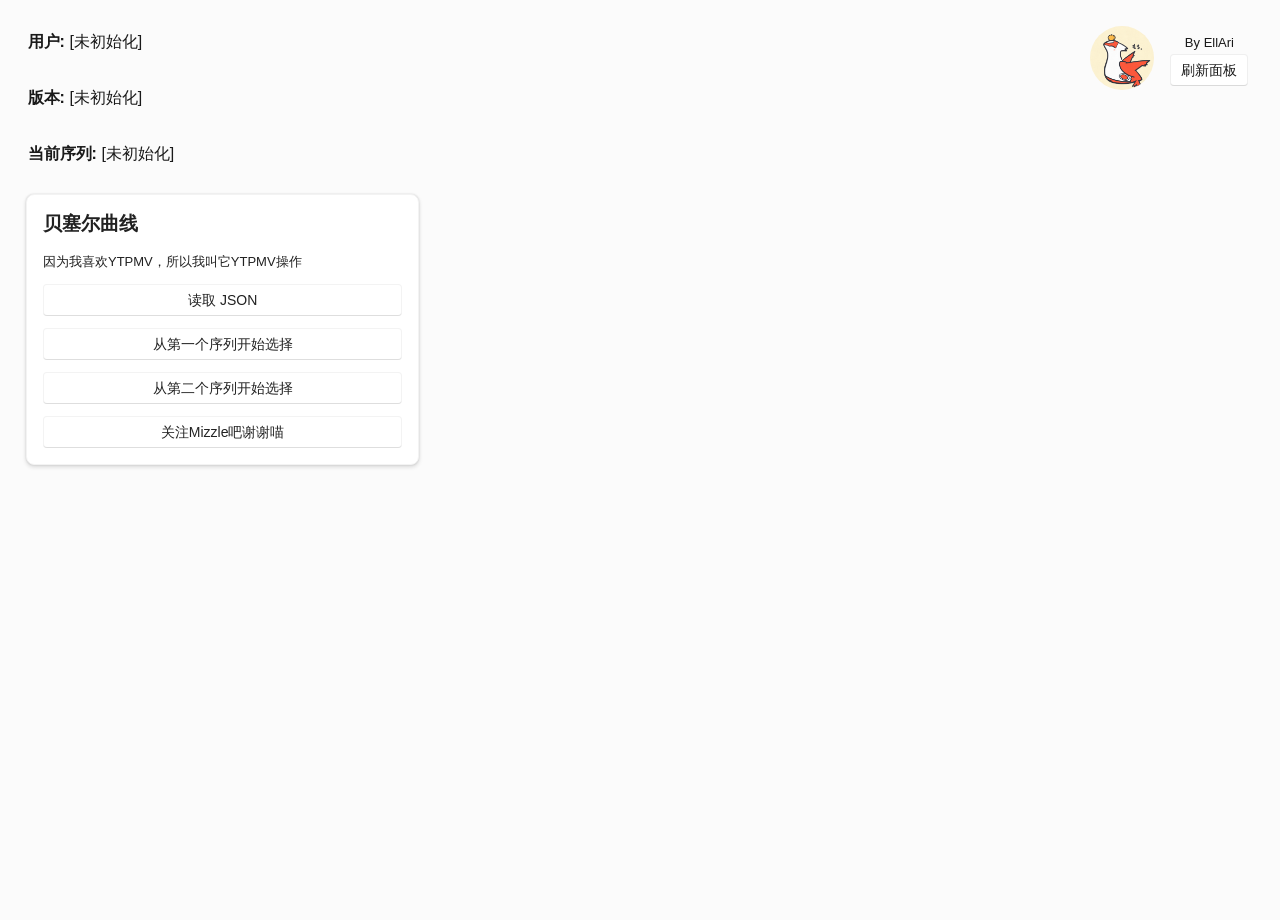
<file: OproPanel/index copy.html>
<!doctype html>
<html lang="zh-CN">
<title>顺飞面板</title>

<head>
   <meta name="viewport" content="width=device-width, initial-scale=1.0">
   <meta charset="utf-8" />
   <script src="./lib/CSInterface.js"></script>
   <script src="./lib/jquery-1.9.1.js"></script>
   <script src="./ext.js"></script>
   <script src="./lib/Vulcan.js"></script>
   <script type="module" src="web-components.js"></script>
   <script type="module" src="fluentplus.js"></script>
   <link id="ppstyle" href="css/style.css" rel="stylesheet" type="text/css" />
   <link rel="stylesheet" href="css/treefl.css">
</head>
<script src="main.js" defer></script>
<script type="module">
   import { baseLayerLuminance, StandardLuminance } from "./web-components.js";

   document.addEventListener("DOMContentLoaded", function () {
      var csInterface = new CSInterface();
      const provider = document.querySelector("fluent-provider");

      // 1. 定义更新主题的函数
      function updateThemeWithAppSkinInfo(appSkinInfo) {
         if (!appSkinInfo || !provider) return;

         // 获取 Premiere 面板的背景 RGB 颜色
         const panelBgColor = appSkinInfo.panelBackgroundColor.color;

         // 将 Adobe 的 RGB 对象转换为 CSS 颜色字符串
         const bgRgb = `rgb(${Math.round(panelBgColor.red)}, ${Math.round(panelBgColor.green)}, ${Math.round(panelBgColor.blue)})`;

         // 计算粗略的亮度值 (0-255) 以判断是深色还是浅色模式
         // Premiere 默认通常是深色，但用户可以调得很亮
         const luminance =
            0.299 * panelBgColor.red +
            0.587 * panelBgColor.green +
            0.114 * panelBgColor.blue;

         // 根据亮度决定 Fluent UI 的模式
         // 128 是中点，小于 128 为暗色，大于为亮色
         if (luminance < 128) {
            baseLayerLuminance.setValueFor(provider, StandardLuminance.DarkMode);
         } else {
            baseLayerLuminance.setValueFor(provider, StandardLuminance.LightMode);
         }

         // 核心：强制 body 的背景色与 Premiere 面板背景色完全一致
         // 这样可以消除 Fluent UI 默认暗色与 Premiere 默认暗色之间的微小色差
         document.body.style.backgroundColor = bgRgb;

         // 如果你的卡片有背景色，也可以在这里动态覆盖，保持无缝融合
         // document.body.style.setProperty('--fill-color', bgRgb);
      }

      // 2. 页面加载时，获取当前的宿主环境颜色并初始化
      const hostEnv = csInterface.getHostEnvironment();
      if (hostEnv && hostEnv.appSkinInfo) {
         updateThemeWithAppSkinInfo(hostEnv.appSkinInfo);
      } else {
         // 如果在浏览器里调试(没有CEP环境)，默认给暗色
         baseLayerLuminance.setValueFor(provider, StandardLuminance.DarkMode);
      }

      // 3. 监听 Premiere Pro 的主题变化事件 (当用户在首选项里拖动滑块时触发)
      csInterface.addEventListener(
         CSInterface.THEME_COLOR_CHANGED_EVENT,
         function () {
            // 重新获取环境信息并更新
            const updatedHostEnv = csInterface.getHostEnvironment();
            if (updatedHostEnv && updatedHostEnv.appSkinInfo) {
               updateThemeWithAppSkinInfo(updatedHostEnv.appSkinInfo);
            }
         },
      );
      document.getElementById('btn_PPRO_Sel').addEventListener('click', () => {
         const cycleLength = document.getElementById('cycleLengthSelect').value;
         const targetIndex = document.getElementById('targetIndexSelect').value;

         // 2. 校验用户是否已经做出了选择
         if (!cycleLength || !targetIndex) {
            alert("请先选择循环次数和目标索引！");
            return;
         }

         // 3. 将变量拼接到字符串中，传给你的 ExtendScript (JSX)
         // 为了防止字符类型导致 JSX 报错，这里用 Number() 明确转成数字
         const jsxCommand = `$._PPP_.selectCustomCycle(${Number(cycleLength)}, ${Number(targetIndex)})`;

         // 4. 调用 CEP 原生的 evalScript 发送给 Premiere
         if (window.__adobe_cep__) {
            // 处于 Premiere CEP 环境中
            csInterface.evalScript(jsxCommand, function (result) {
               // 这里可以接收 JSX 传回来的返回值（如果需要的话）
               console.log("ExtendScript 执行完毕，返回值: ", result);
            });
         } else {
            // 处于普通浏览器环境（本地双击网页测试时）
            console.log("即将发送给宿主的脚本: ", jsxCommand);
            alert("当前不在 Premiere 环境中，脚本命令已打印到控制台: \n" + jsxCommand);
         }
      });

   });
</script>

<body onLoad="onLoaded()">
   <fluent-provider>
      <class="header">

         <div class="card-container" id="titlec">
            <div class="floating">
               <div class="action-block">
                  <fluent-avatar src="./lib/Latia.png" size="64" name="Atlias"></fluent-avatar>
                  <div class="ccb">
                     <p style="font-size: small; margin: 4px 0;">By EllAri </p>
                     <fluent-anchor id="refresh-link" href="javascript:history.go(0)">刷新面板</fluent-anchor>
                  </div>
               </div>
            </div>

            <div class="info-block">
               <p><b>用户:</b> <span id="username">[未初始化]</span></p>
               <p><b>版本:</b> <span id="version_string">[未初始化]</span></p>
               <p><b>当前序列:</b> <span id="active_seq">[未初始化]</span></p>
            </div>
         </div>

         <main class="card-container">
            <fluent-card>
               <div class="card-header">
                  <h2>贝塞尔曲线</h2>
                  <p style="font-size: small">因为我喜欢YTPMV，所以我叫它YTPMV操作</p>
               </div>
               <div class="card-content">
                  <input type="file" id="midiFileInput" accept=".mid,.midi" style="display: none;" />
                  <fluent-button class="controlBg textStyle" onclick="loadMidiNative()">
                     读取 JSON
                  </fluent-button>
                  <script>
                  </script>
                  <fluent-button class="controlBg textStyle"
                     onClick="evalScript('$._PPP_.select1()')">从第一个序列开始选择</fluent-button>
                  <fluent-button class="controlBg textStyle"
                     onClick="evalScript('$._PPP_.select2()')">从第二个序列开始选择</fluent-button>
                  <fluent-button class="controlBg textStyle" id="btn_PPRO_JSON" onclick="tieba()">
                     关注Mizzle吧谢谢喵
                  </fluent-button>
               </div>
            </fluent-card>
            <script src="timeline.js"></script>
         </main>
   </fluent-provider>
</body>

</html>
</file>
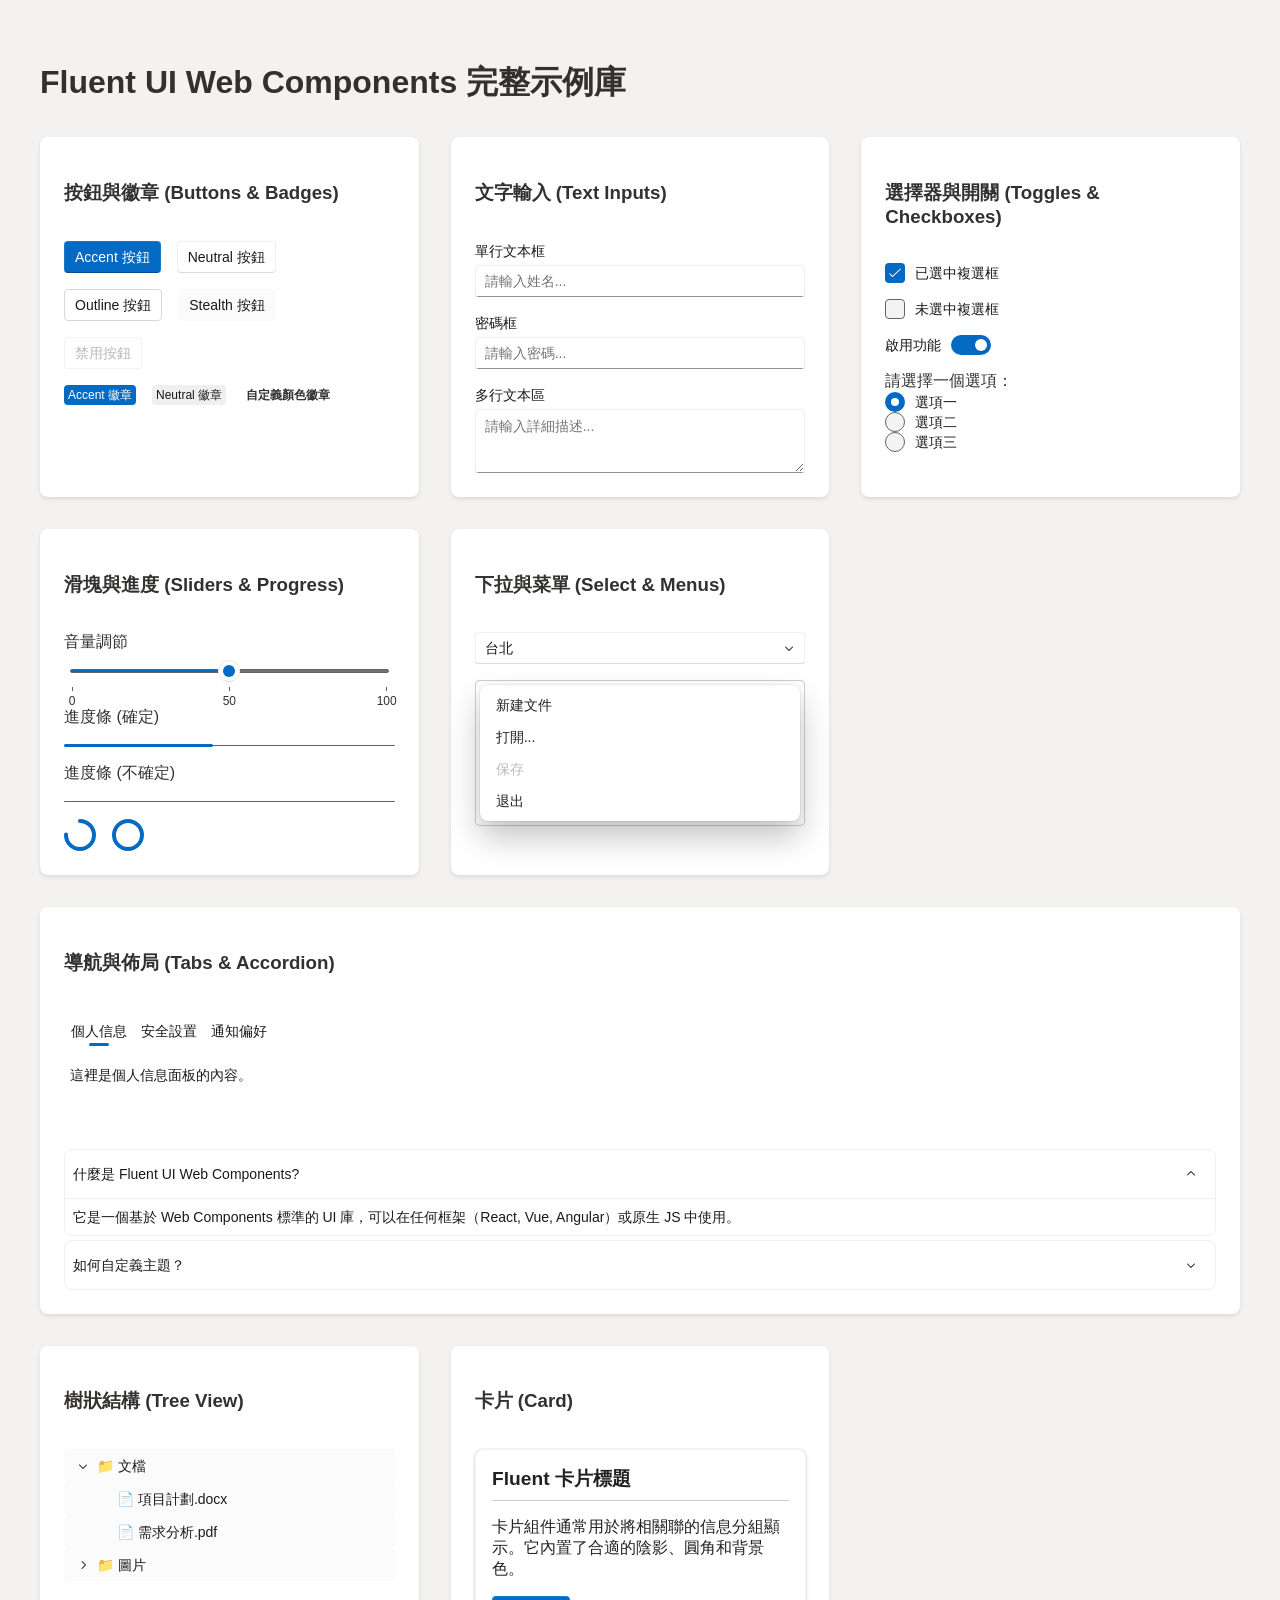
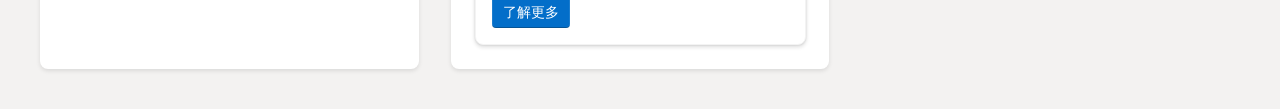
<file: OproPanel/tst.html>
<!DOCTYPE html>
<html lang="zh-TW">
<head>
    <meta charset="UTF-8">
    <meta name="viewport" content="width=device-width, initial-scale=1.0">
    <title>Fluent UI Web Components 完整示例庫</title>
    
    <script type="module">
        import { 
            provideFluentDesignSystem, 
            fluentAccordion, fluentAccordionItem,
            fluentButton, fluentBadge,
            fluentCheckbox, fluentRadio, fluentRadioGroup,
            fluentSwitch, fluentSlider, fluentSliderLabel,
            fluentTextField, fluentTextArea,
            fluentSelect, fluentOption,
            fluentTabs, fluentTab, fluentTabPanel,
            fluentProgress, fluentProgressRing,
            fluentMenu, fluentMenuItem,
            fluentTreeView, fluentTreeItem,
            fluentCard
        } from "./web-components.js";

        // 註冊所有組件
        provideFluentDesignSystem().register(
            fluentAccordion(), fluentAccordionItem(),
            fluentButton(), fluentBadge(),
            fluentCheckbox(), fluentRadio(), fluentRadioGroup(),
            fluentSwitch(), fluentSlider(), fluentSliderLabel(),
            fluentTextField(), fluentTextArea(),
            fluentSelect(), fluentOption(),
            fluentTabs(), fluentTab(), fluentTabPanel(),
            fluentProgress(), fluentProgressRing(),
            fluentMenu(), fluentMenuItem(),
            fluentTreeView(), fluentTreeItem(),
            fluentCard()
        );
    </script>

    <style>
        body {
            font-family: 'Segoe UI', Tahoma, Geneva, Verdana, sans-serif;
            padding: 2rem;
            background-color: #f3f2f1;
            color: #323130;
        }
        h1 { margin-bottom: 2rem; }
        h2 { margin-top: 2rem; border-bottom: 1px solid #ccc; padding-bottom: 0.5rem; }
        
        .container {
            max-width: 1200px;
            margin: 0 auto;
            display: grid;
            grid-template-columns: repeat(auto-fit, minmax(300px, 1fr));
            gap: 2rem;
        }

        .component-section {
            background: white;
            padding: 1.5rem;
            border-radius: 8px;
            box-shadow: 0 2px 4px rgba(0,0,0,0.1);
            display: flex;
            flex-direction: column;
            gap: 1rem;
        }

        .row {
            display: flex;
            gap: 1rem;
            align-items: center;
            flex-wrap: wrap;
        }
    </style>
</head>
<body>

    <h1>Fluent UI Web Components 完整示例庫</h1>

    <div class="container">
        
        <div class="component-section">
            <h3>按鈕與徽章 (Buttons & Badges)</h3>
            <div class="row">
                <fluent-button appearance="accent">Accent 按鈕</fluent-button>
                <fluent-button appearance="neutral">Neutral 按鈕</fluent-button>
            </div>
            <div class="row">
                <fluent-button appearance="outline">Outline 按鈕</fluent-button>
                <fluent-button appearance="stealth">Stealth 按鈕</fluent-button>
            </div>
            <div class="row">
                <fluent-button disabled>禁用按鈕</fluent-button>
            </div>
            <div class="row">
                <fluent-badge appearance="accent">Accent 徽章</fluent-badge>
                <fluent-badge appearance="neutral">Neutral 徽章</fluent-badge>
                <fluent-badge fill="danger" color="white">自定義顏色徽章</fluent-badge>
            </div>
        </div>

        <div class="component-section">
            <h3>文字輸入 (Text Inputs)</h3>
            <fluent-text-field placeholder="請輸入姓名...">單行文本框</fluent-text-field>
            <fluent-text-field type="password" placeholder="請輸入密碼...">密碼框</fluent-text-field>
            <fluent-text-area placeholder="請輸入詳細描述..." resize="both">多行文本區</fluent-text-area>
        </div>

        <div class="component-section">
            <h3>選擇器與開關 (Toggles & Checkboxes)</h3>
            <fluent-checkbox checked>已選中複選框</fluent-checkbox>
            <fluent-checkbox>未選中複選框</fluent-checkbox>
            
            <fluent-switch checked>啟用功能</fluent-switch>
            
            <fluent-radio-group orientation="vertical">
                <label slot="label">請選擇一個選項：</label>
                <fluent-radio value="1" checked>選項一</fluent-radio>
                <fluent-radio value="2">選項二</fluent-radio>
                <fluent-radio value="3">選項三</fluent-radio>
            </fluent-radio-group>
        </div>

        <div class="component-section">
            <h3>滑塊與進度 (Sliders & Progress)</h3>
            <label>音量調節</label>
            <fluent-slider min="0" max="100" value="50">
                <fluent-slider-label position="0">0</fluent-slider-label>
                <fluent-slider-label position="50">50</fluent-slider-label>
                <fluent-slider-label position="100">100</fluent-slider-label>
            </fluent-slider>

            <label>進度條 (確定)</label>
            <fluent-progress value="45"></fluent-progress>
            
            <label>進度條 (不確定)</label>
            <fluent-progress></fluent-progress>

            <div class="row">
                <fluent-progress-ring value="75"></fluent-progress-ring>
                <fluent-progress-ring></fluent-progress-ring>
            </div>
        </div>

        <div class="component-section">
            <h3>下拉與菜單 (Select & Menus)</h3>
            <fluent-select title="選擇一個城市">
                <fluent-option value="taipei">台北</fluent-option>
                <fluent-option value="tokyo">東京</fluent-option>
                <fluent-option value="newyork">紐約</fluent-option>
                <fluent-option value="london">倫敦</fluent-option>
            </fluent-select>

            <div style="border: 1px solid #ccc; border-radius: 4px; padding: 4px;">
                <fluent-menu>
                    <fluent-menu-item>新建文件</fluent-menu-item>
                    <fluent-menu-item>打開...</fluent-menu-item>
                    <fluent-menu-item disabled>保存</fluent-menu-item>
                    <fluent-menu-item>退出</fluent-menu-item>
                </fluent-menu>
            </div>
        </div>

        <div class="component-section" style="grid-column: 1 / -1;">
            <h3>導航與佈局 (Tabs & Accordion)</h3>
            
            <fluent-tabs activeid="tab-1">
                <fluent-tab id="tab-1">個人信息</fluent-tab>
                <fluent-tab id="tab-2">安全設置</fluent-tab>
                <fluent-tab id="tab-3">通知偏好</fluent-tab>
                
                <fluent-tab-panel id="tabPanel-1">
                    <p>這裡是個人信息面板的內容。</p>
                </fluent-tab-panel>
                <fluent-tab-panel id="tabPanel-2">
                    <p>這裡是安全設置面板的內容，可以包含密碼修改等表單。</p>
                </fluent-tab-panel>
                <fluent-tab-panel id="tabPanel-3">
                    <p>這裡是通知偏好面板的內容。</p>
                </fluent-tab-panel>
            </fluent-tabs>

            <br>

            <fluent-accordion>
                <fluent-accordion-item expanded>
                    <span slot="heading">什麼是 Fluent UI Web Components?</span>
                    <div>它是一個基於 Web Components 標準的 UI 庫，可以在任何框架（React, Vue, Angular）或原生 JS 中使用。</div>
                </fluent-accordion-item>
                <fluent-accordion-item>
                    <span slot="heading">如何自定義主題？</span>
                    <div>你可以通過 Design Tokens（如 accent-fill-rest 等）輕鬆地在全局或局部修改顏色和間距。</div>
                </fluent-accordion-item>
            </fluent-accordion>
        </div>

        <div class="component-section">
            <h3>樹狀結構 (Tree View)</h3>
            <fluent-tree-view>
                <fluent-tree-item expanded>
                    📁 文檔
                    <fluent-tree-item>📄 項目計劃.docx</fluent-tree-item>
                    <fluent-tree-item>📄 需求分析.pdf</fluent-tree-item>
                </fluent-tree-item>
                <fluent-tree-item>
                    📁 圖片
                    <fluent-tree-item>🖼️ logo.png</fluent-tree-item>
                </fluent-tree-item>
            </fluent-tree-view>
        </div>

        <div class="component-section">
            <h3>卡片 (Card)</h3>
            <fluent-card style="padding: 1rem; width: 100%; box-sizing: border-box;">
                <h2 style="margin-top: 0; font-size: 1.2rem;">Fluent 卡片標題</h2>
                <p>卡片組件通常用於將相關聯的信息分組顯示。它內置了合適的陰影、圓角和背景色。</p>
                <fluent-button appearance="accent">了解更多</fluent-button>
            </fluent-card>
        </div>

    </div>
</body>
</html>
</file>
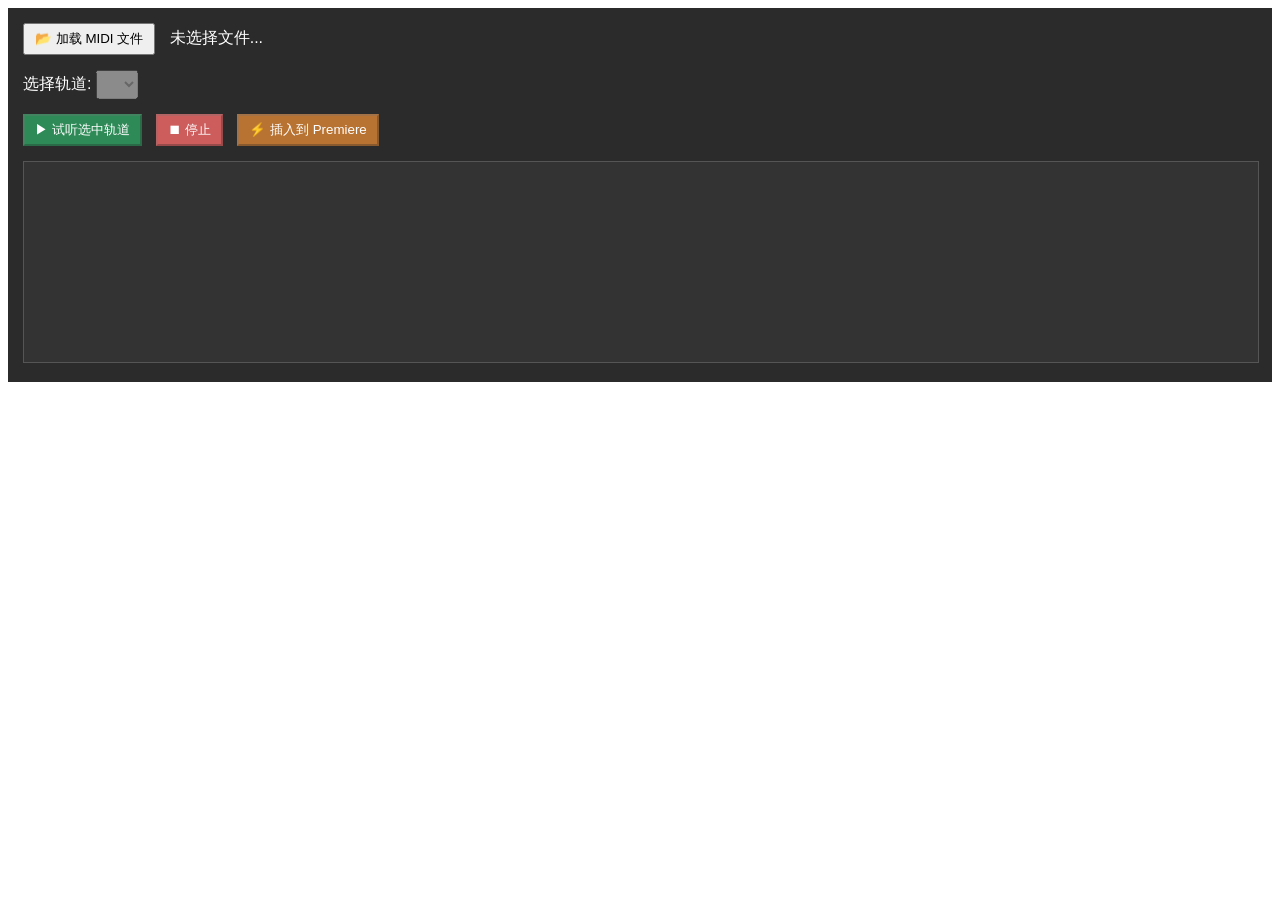
<file: OproPanel/tststss.html>
<!doctype html>
<html lang="zh-CN">
	<head>
		<meta charset="UTF-8" />
		<meta name="viewport" content="width=device-width, initial-scale=1.0" />
		<title>Document</title>
	</head>
   <script src="Midi.js"></script>
	<body>
		<style>
			/* 简单的暗色主题适配 */
			.midi-workstation {
				background-color: #2b2b2b;
				color: white;
				font-family: "Microsoft YaHei", sans-serif;
				padding: 15px;
			}
			.control-panel {
				margin-bottom: 15px;
			}
			button,
			select {
				margin-right: 10px;
				padding: 5px 10px;
				cursor: pointer;
			}
			canvas {
				background-color: #333333;
				border: 1px solid #555;
				width: 100%;
				height: 200px;
			}
		</style>

		<div class="midi-workstation">
			<div class="control-panel">
				<button id="btnLoadFile">📂 加载 MIDI 文件</button>
				<span id="lblFileInfo">未选择文件...</span>
			</div>

			<div class="control-panel">
				<label>选择轨道: </label>
				<select id="comboTrack" disabled></select>
			</div>

			<div class="control-panel">
				<button
					id="btnPlay"
					disabled
					style="background-color: #2e8b57; color: white">
					▶ 试听选中轨道
				</button>
				<button
					id="btnStop"
					disabled
					style="background-color: #cd5c5c; color: white">
					⏹ 停止
				</button>
				<button
					id="btnInsert"
					disabled
					style="background-color: #b87333; color: white">
					⚡ 插入到 Premiere
				</button>
			</div>

			<canvas id="pianoRollCanvas" width="800" height="200"></canvas>
		</div>

		<input
			type="file"
			id="midiFileInput"
			accept=".mid,.midi"
			style="display: none" />
	</body>
	<script>
		// --- 全局状态变量 ---
		var parsedMidiData = null; // 存储解析后的完整 MIDI 对象
		var currentTrackNotes = []; // 当前选中轨道的音符数据
		var audioContext = null; // Web Audio API 上下文
		var activeOscillators = []; // 存储正在播放的音频节点，用于停止

		window.onload = function () {
			var btnLoad = document.getElementById("btnLoadFile");
			var fileInput = document.getElementById("midiFileInput");
			var comboTrack = document.getElementById("comboTrack");
			var btnPlay = document.getElementById("btnPlay");
			var btnStop = document.getElementById("btnStop");
			var btnInsert = document.getElementById("btnInsert");

			// 1. 触发文件选择
			btnLoad.onclick = function () {
				fileInput.value = "";
				fileInput.click();
			};

			// 2. 读取并解析 MIDI 文件
			fileInput.onchange = function (event) {
				var file = event.target.files[0];
				if (!file) return;

				document.getElementById("lblFileInfo").innerText =
					"加载中: " + file.name;

				var reader = new FileReader();
				reader.onload = function (e) {
					try {
						// 假设你的 midi.js 提供的是类似于 @tonejs/midi 的构造函数
						parsedMidiData = new Midi(e.target.result);

						// 清空并填充轨道下拉菜单
						comboTrack.innerHTML = "";
						parsedMidiData.tracks.forEach(function (track, index) {
							var option = document.createElement("option");
							option.value = index;
							// 显示轨道名称和音符数量
							var trackName = track.name || "Track " + index;
							option.text =
								index +
								": " +
								trackName +
								" (" +
								track.notes.length +
								" notes)";
							comboTrack.appendChild(option);
						});

						// 启用 UI 控件
						comboTrack.disabled = false;
						btnPlay.disabled = false;
						btnStop.disabled = false;
						btnInsert.disabled = false;

						// 触发一次更改事件，渲染第一条轨道
						comboTrack.onchange();
					} catch (err) {
						alert("MIDI 解析失败: " + err);
					}
				};
				reader.readAsArrayBuffer(file);
			};

			// 3. 轨道切换事件：提取数据并重绘图表
			comboTrack.onchange = function () {
				var trackIndex = parseInt(this.value);
				var track = parsedMidiData.tracks[trackIndex];

				// 整理当前轨道的音符数据
				currentTrackNotes = track.notes.map(function (note) {
					return {
						pitch: note.pitch,
						start_time: note.time,
						duration: note.duration || 0.2, // 如果解析器没提供 duration，给个默认值
					};
				});

				// 按时间排序
				currentTrackNotes.sort(function (a, b) {
					return a.start_time - b.start_time;
				});

				// 渲染图表
				renderPianoRoll(currentTrackNotes);
				// 切换轨道时停止当前正在播放的声音
				stopAudioPreview();
			};

			// 4. 插入到 Premiere (调用上一轮写好的 JSX 通讯)
			btnInsert.onclick = function () {
				if (currentTrackNotes.length === 0) {
					alert("当前轨道没有音符！");
					return;
				}
				var jsonString = JSON.stringify(currentTrackNotes);
				var encodedData = encodeURIComponent(jsonString);
				var csInterface = new CSInterface();
				csInterface.evalScript(
					'$._PPP_.importDataDirectly("' + encodedData + '")',
				);
			};

			// 5. 音频播放与停止绑定
			btnPlay.onclick = function () {
				playAudioPreview(currentTrackNotes);
			};
			btnStop.onclick = stopAudioPreview;
		};

		// ================= 图形预览 (Canvas) =================
		function renderPianoRoll(notes) {
			var canvas = document.getElementById("pianoRollCanvas");
			var ctx = canvas.getContext("2d");
			var width = canvas.width;
			var height = canvas.height;

			// 清空画布
			ctx.clearRect(0, 0, width, height);

			if (!notes || notes.length === 0) {
				ctx.fillStyle = "white";
				ctx.fillText("无音符数据", 10, 20);
				return;
			}

			// 计算 X 轴（时间）和 Y 轴（音高）的极值，用于缩放映射
			var maxTime = Math.max.apply(
				Math,
				notes.map(function (n) {
					return n.start_time + n.duration;
				}),
			);
			var minPitch = Math.min.apply(
				Math,
				notes.map(function (n) {
					return n.pitch;
				}),
			);
			var maxPitch = Math.max.apply(
				Math,
				notes.map(function (n) {
					return n.pitch;
				}),
			);
			var pitchRange = maxPitch - minPitch || 1; // 防止除以 0

			// 绘制音符
			ctx.fillStyle = "#00BFFF"; // 亮蓝色音符
			notes.forEach(function (note) {
				// 将时间映射到 X 轴像素
				var x = (note.start_time / maxTime) * width;
				var noteWidth = (note.duration / maxTime) * width;

				// 将音高映射到 Y 轴像素 (音高越高，Y坐标越小/越靠上)
				var y =
					height - ((note.pitch - minPitch) / pitchRange) * (height - 20) - 10;

				// 确保哪怕 duration 很短，至少渲染 2 个像素宽
				ctx.fillRect(x, y, Math.max(noteWidth, 2), 6);
			});
		}

		// ================= 音频预览 (Web Audio API) =================
		function playAudioPreview(notes) {
			stopAudioPreview(); // 播放前先清理

			if (!notes || notes.length === 0) return;

			// 初始化 Web Audio API 上下文 (兼容不同浏览器)
			var AudioContext = window.AudioContext || window.webkitAudioContext;
			if (!audioContext) audioContext = new AudioContext();

			// 如果上下文处于挂起状态，恢复它（浏览器安全策略）
			if (audioContext.state === "suspended") {
				audioContext.resume();
			}

			// 创建一个全局增益节点（控制音量，防止破音）
			var masterGain = audioContext.createGain();
			masterGain.gain.value = 0.15; // 设置为 15% 音量
			masterGain.connect(audioContext.destination);

			var startTime = audioContext.currentTime + 0.1; // 预留 0.1 秒缓冲时间

			// 使用 Web Audio API 的绝对时间调度来精确安排每一个音符的发声
			notes.forEach(function (note) {
				var osc = audioContext.createOscillator();
				osc.type = "triangle"; // 使用三角波，听起来比正弦波更像一点基础电子乐器

				// 将 MIDI 音高转换为频率 (标准公式)
				var frequency = 440 * Math.pow(2, (note.pitch - 69) / 12);
				osc.frequency.setValueAtTime(frequency, audioContext.currentTime);

				osc.connect(masterGain);

				// 安排开始和结束时间
				var noteStart = startTime + note.start_time;
				var noteEnd = noteStart + note.duration;

				osc.start(noteStart);
				osc.stop(noteEnd);

				activeOscillators.push(osc);
			});
		}

		function stopAudioPreview() {
			if (activeOscillators.length > 0) {
				activeOscillators.forEach(function (osc) {
					try {
						osc.stop();
						osc.disconnect();
					} catch (e) {
						// 忽略已经结束的振荡器抛出的异常
					}
				});
				activeOscillators = [];
			}
		}
	</script>
</html>
</file>
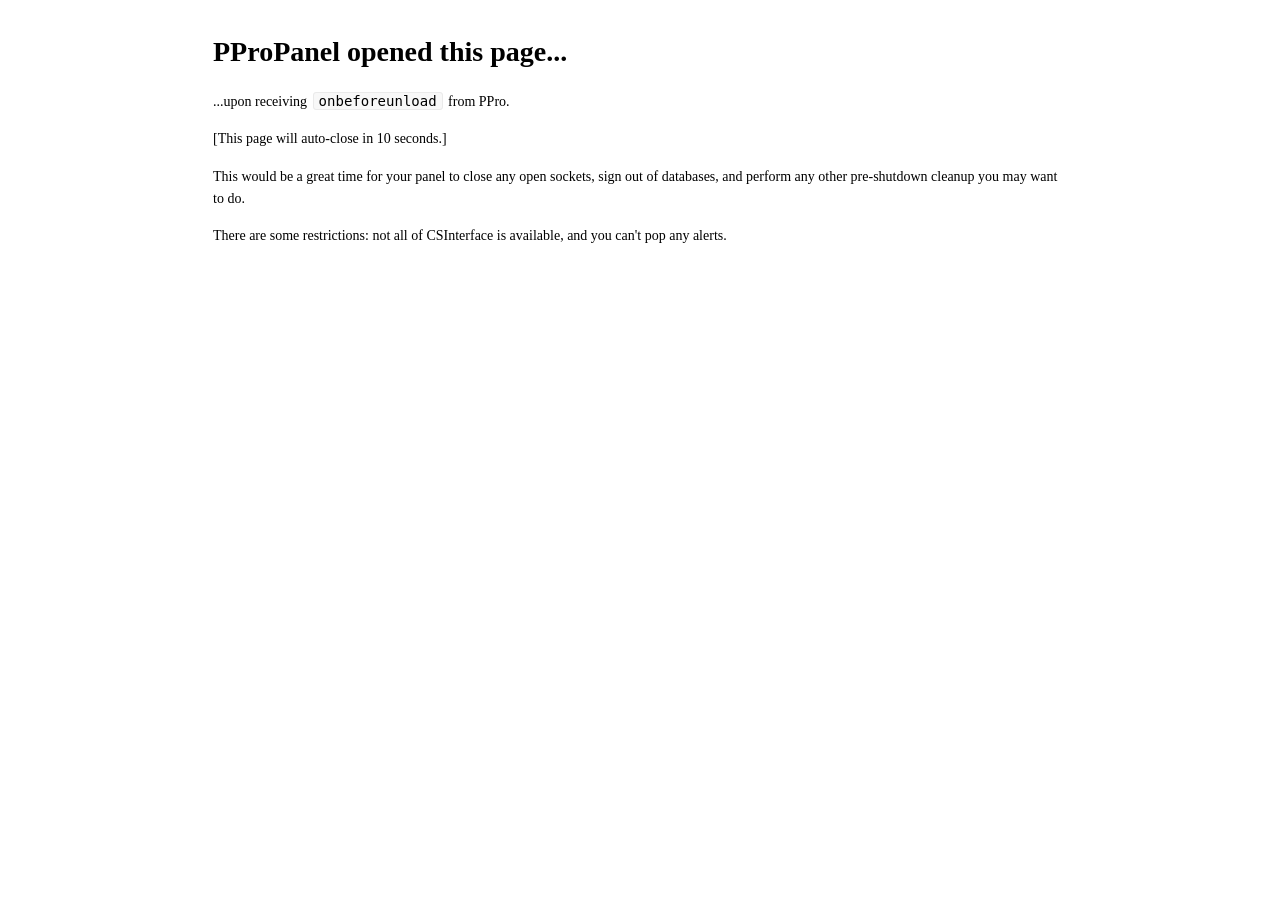
<file: OproPanel/payloads/onbeforeunload.html>
<!DOCTYPE html>
<html>

<head>

<meta charset="utf-8">
<title>PProPanel opened this page...</title>


<style type="text/css">
body {
  font-size: 14px;
  line-height: 1.6;
  padding-top: 10px;
  padding-bottom: 10px;
  background-color: white;
  padding: 30px; }

body > *:first-child {
  margin-top: 0 !important; }
body > *:last-child {
  margin-bottom: 0 !important; }

a {
  color: #4183C4; }
a.absent {
  color: #cc0000; }
a.anchor {
  display: block;
  padding-left: 30px;
  margin-left: -30px;
  cursor: pointer;
  position: absolute;
  top: 0;
  left: 0;
  bottom: 0; }

h1, h2, h3, h4, h5, h6 {
  margin: 20px 0 10px;
  padding: 0;
  font-weight: bold;
  -webkit-font-smoothing: antialiased;
  cursor: text;
  position: relative; }

h1:hover a.anchor, h2:hover a.anchor, h3:hover a.anchor, h4:hover a.anchor, h5:hover a.anchor, h6:hover a.anchor {
  background: url([data-uri]) no-repeat 10px center;
  text-decoration: none; }

h1 tt, h1 code {
  font-size: inherit; }

h2 tt, h2 code {
  font-size: inherit; }

h3 tt, h3 code {
  font-size: inherit; }

h4 tt, h4 code {
  font-size: inherit; }

h5 tt, h5 code {
  font-size: inherit; }

h6 tt, h6 code {
  font-size: inherit; }

h1 {
  font-size: 28px;
  color: black; }

h2 {
  font-size: 24px;
  border-bottom: 1px solid #cccccc;
  color: black; }

h3 {
  font-size: 18px; }

h4 {
  font-size: 16px; }

h5 {
  font-size: 14px; }

h6 {
  color: #777777;
  font-size: 14px; }

p, blockquote, ul, ol, dl, li, table, pre {
  margin: 15px 0; }

hr {
  background: transparent url([data-uri]) repeat-x 0 0;
  border: 0 none;
  color: #cccccc;
  height: 4px;
  padding: 0;
}

body > h2:first-child {
  margin-top: 0;
  padding-top: 0; }
body > h1:first-child {
  margin-top: 0;
  padding-top: 0; }
  body > h1:first-child + h2 {
    margin-top: 0;
    padding-top: 0; }
body > h3:first-child, body > h4:first-child, body > h5:first-child, body > h6:first-child {
  margin-top: 0;
  padding-top: 0; }

a:first-child h1, a:first-child h2, a:first-child h3, a:first-child h4, a:first-child h5, a:first-child h6 {
  margin-top: 0;
  padding-top: 0; }

h1 p, h2 p, h3 p, h4 p, h5 p, h6 p {
  margin-top: 0; }

li p.first {
  display: inline-block; }
li {
  margin: 0; }
ul, ol {
  padding-left: 30px; }

ul :first-child, ol :first-child {
  margin-top: 0; }

dl {
  padding: 0; }
  dl dt {
    font-size: 14px;
    font-weight: bold;
    font-style: italic;
    padding: 0;
    margin: 15px 0 5px; }
    dl dt:first-child {
      padding: 0; }
    dl dt > :first-child {
      margin-top: 0; }
    dl dt > :last-child {
      margin-bottom: 0; }
  dl dd {
    margin: 0 0 15px;
    padding: 0 15px; }
    dl dd > :first-child {
      margin-top: 0; }
    dl dd > :last-child {
      margin-bottom: 0; }

blockquote {
  border-left: 4px solid #dddddd;
  padding: 0 15px;
  color: #777777; }
  blockquote > :first-child {
    margin-top: 0; }
  blockquote > :last-child {
    margin-bottom: 0; }

table {
  padding: 0;border-collapse: collapse; }
  table tr {
    border-top: 1px solid #cccccc;
    background-color: white;
    margin: 0;
    padding: 0; }
    table tr:nth-child(2n) {
      background-color: #f8f8f8; }
    table tr th {
      font-weight: bold;
      border: 1px solid #cccccc;
      margin: 0;
      padding: 6px 13px; }
    table tr td {
      border: 1px solid #cccccc;
      margin: 0;
      padding: 6px 13px; }
    table tr th :first-child, table tr td :first-child {
      margin-top: 0; }
    table tr th :last-child, table tr td :last-child {
      margin-bottom: 0; }

img {
  max-width: 100%; }

span.frame {
  display: block;
  overflow: hidden; }
  span.frame > span {
    border: 1px solid #dddddd;
    display: block;
    float: left;
    overflow: hidden;
    margin: 13px 0 0;
    padding: 7px;
    width: auto; }
  span.frame span img {
    display: block;
    float: left; }
  span.frame span span {
    clear: both;
    color: #333333;
    display: block;
    padding: 5px 0 0; }
span.align-center {
  display: block;
  overflow: hidden;
  clear: both; }
  span.align-center > span {
    display: block;
    overflow: hidden;
    margin: 13px auto 0;
    text-align: center; }
  span.align-center span img {
    margin: 0 auto;
    text-align: center; }
span.align-right {
  display: block;
  overflow: hidden;
  clear: both; }
  span.align-right > span {
    display: block;
    overflow: hidden;
    margin: 13px 0 0;
    text-align: right; }
  span.align-right span img {
    margin: 0;
    text-align: right; }
span.float-left {
  display: block;
  margin-right: 13px;
  overflow: hidden;
  float: left; }
  span.float-left span {
    margin: 13px 0 0; }
span.float-right {
  display: block;
  margin-left: 13px;
  overflow: hidden;
  float: right; }
  span.float-right > span {
    display: block;
    overflow: hidden;
    margin: 13px auto 0;
    text-align: right; }

code, tt {
  margin: 0 2px;
  padding: 0 5px;
  white-space: nowrap;
  border: 1px solid #eaeaea;
  background-color: #f8f8f8;
  border-radius: 3px; }

pre code {
  margin: 0;
  padding: 0;
  white-space: pre;
  border: none;
  background: transparent; }

.highlight pre {
  background-color: #f8f8f8;
  border: 1px solid #cccccc;
  font-size: 13px;
  line-height: 19px;
  overflow: auto;
  padding: 6px 10px;
  border-radius: 3px; }

pre {
  background-color: #f8f8f8;
  border: 1px solid #cccccc;
  font-size: 13px;
  line-height: 19px;
  overflow: auto;
  padding: 6px 10px;
  border-radius: 3px; }
  pre code, pre tt {
    background-color: transparent;
    border: none; }

sup {
    font-size: 0.83em;
    vertical-align: super;
    line-height: 0;
}
* {
	-webkit-print-color-adjust: exact;
}
@media screen and (min-width: 914px) {
    body {
        width: 854px;
        margin:0 auto;
    }
}
@media print {
	table, pre {
		page-break-inside: avoid;
	}
	pre {
		word-wrap: break-word;
	}
}
</style>


</head>

<body onLoad="loaded()">

<h1 id="toc_0">PProPanel opened this page...</h1>

<p>...upon receiving <code>onbeforeunload</code> from PPro. </p>

<p>[This page will auto-close in 10 seconds.]</p>

<p>This would be a great time for your panel to close any open sockets, sign out of databases, and perform any other pre-shutdown cleanup you may want to do.</p>

<p>There are some restrictions: not all of CSInterface is available, and you can't pop any alerts.</p>




</body>

<script>
function loaded()
{
	window.setTimeout(CloseMe, 10000);
}

function CloseMe() 
{
	window.close();
}
</script>


</html>
</file>
<file: OproPanel/css/style.css>
* {
	color: var(--neutral-foreground-rest);
}
::-webkit-scrollbar {
	width: 6px;
}
::-webkit-scrollbar-track {
	background: #1e1e1e;
}
::-webkit-scrollbar-thumb {
	background: #444;
	border-radius: 3px;
}
::-webkit-scrollbar-thumb:hover {
	background: #555;
}
html,
body {
	overflow: hidden;
}

body {
	padding: 10px; /* from inline */
	background-color: var(--fill-color); /* from inline */
	color: var(--neutral-foreground-rest); /* same in both */
	margin: 0; /* same in both */
	font-family:
		"Segoe UI",
		-apple-system,
		BlinkMacSystemFont,
		"Roboto",
		"Helvetica Neue",
		sans-serif; /* from file */
	height: 100vh; /* from inline */
	box-sizing: border-box; /* from inline */
}

fluent-provider {
	height: 100vh;
	overflow-y: auto;
	display: block;
}

#titlec {
	display: block; /* 覆盖了 .card-container 的 grid，必须是 block 才能用浮动 */
	overflow: hidden;
	padding: 16px;
	margin: 0rem 0.1rem;
	margin-bottom: 0;
	padding-bottom: 0;
}

.floating {
	float: right;
	margin-left: 16px; /* 给左侧文字留点呼吸空间 */
	margin-bottom: 8px;
}

.action-block {
	display: flex;
	/* flex-direction: column; 让头像和下方的 ccb 保持上下堆叠 */
	align-items: center; /* 整体居中对齐 */
}

.ccb {
	display: flex;
	justify-content: space-around;
	flex-direction: column;
	align-items: center;
	padding: 0;
	/* margin-top: 8px; */
	margin: 0.25rem;
	margin-left: 1rem;
}

.info-block {
	/* 删除 display: flex 和所有 flex 相关的属性 */
	display: block;
	margin-top: 0;
	line-height: 2;
}

.info-block p {
	margin: 0 0 1.5rem 0; /* 用 bottom-margin 替代原来的 flex gap */
	word-break: break-all; /* 防止长序列号无法换行 */
}

.header {
	margin-bottom: 2rem;
	padding: 1rem;
	border-bottom: 1px solid var(--neutral-stroke-divider-rest);
}
#FrS {
	display: grid;
	grid-row: 2;
	grid-template-columns: 1fr 1fr min-content;
	justify-content: space-around;
	justify-items: stretch;
}

/* .info-block {
    display: flex;
    align-content: flex-start;
    flex-direction: column;
    gap: 1.5rem;
    flex-wrap: nowrap;
    margin-top: 1rem;
    flex: 1;
} */

/* .info-block p {
    margin: 0;
} */

.card-container {
	display: grid;
	grid-template-columns: repeat(auto-fill, minmax(320px, 1fr));
	gap: 1.5rem;
	padding: 1rem;
	margin-bottom: 1rem;
	background-color: transparent; /* from inline */
}

.card-header h2 {
	margin: 0 0 1rem 0;
	font-size: 1.2rem;
	font-weight: 600;
}

.card-content {
	display: flex;
	flex-direction: column;
	gap: 0.75rem; /* Space between buttons */
	flex-grow: 1;
}

fluent-button {
	width: 100%;
}
.card-header {
	padding: 1rem 1rem 0 1rem;
}
.card-content {
	padding: 0 1rem 1rem 1rem;
}
.droppable {
	padding: 1rem;
	border: 2px dashed var(--neutral-stroke-rest);
	text-align: center;
	cursor: grab;
	background-color: var(--neutral-layer-2);
	border-radius: 4px;
}
main.card-container {
	margin-top: 0;
	padding-top: 0;
}
/* 1. 强制允许卡片和内容区域溢出，防止下拉菜单被「砍断」 */
fluent-card {
	display: flex;
	flex-direction: column;
	height: 100%;

	/* 暴力三连，必须带 !important */
	contain: none !important;
	content-visibility: visible !important;
	overflow: visible !important;
}

/* 2. 修正 fluent-select 在 Grid 布局下的显示与层级 */
fluent-select {
	min-width: 100px; /* 防止在 1fr 分配下被挤压得太窄 */
	z-index: 9999; /* 提升层级，确保它盖在其他元素之上 */
}

/* 3. 限制下拉列表（Shadow DOM 内部）的最大高度 */
fluent-select::part(listbox) {
	max-height: 150px !important; /* 面板较小时，限制弹窗高度出滚动条，防止溢出屏幕 */
	z-index: 9999 !important;
   
}
.FSLT {
	contain: none !important;
	overflow: visible !important;
}

/* 1. 修正 Grid 容器，确保三列（两个组 + 一个按钮）依然对齐 */
#FrS {
	display: grid;
	grid-template-columns: 1fr 1fr auto; /* 自动分配宽度给两个组，按钮占最小空间 */
	gap: 12px;
	align-items: start; /* 顶部对齐，防止被拉长 */
}

/* 2. 包装容器：让内部元素垂直堆叠 */
.select-group {
	display: flex;
	flex-direction: column;
	gap: 4px; /* 标签、选择框、辅助文本之间的间距 */
}

/* 3. 上方标签样式 */
.select-label {
	font-size: 12px;
	font-weight: 600;
	color: var(--neutral-foreground-rest);
	opacity: 0.9;
}

/* 4. 下方辅助/示例文本样式 */
.helper-text {
	font-size: 10px;
	color: var(--neutral-foreground-rest);
	opacity: 65%; /* 经典的灰色提示文字 */
	line-height: 1.5;
	margin-top: 2px;
}

/* 确保选择框在容器内占满宽度 */
fluent-select {
	width: 100%;
	min-width: 120px;
}

fluent-button {
	/* 对 fluent 内部的背景变量设置过渡 */
	transition: background-color 0.8s cubic-bezier(0.4, 0, 0.2, 1);
}

/* 如果你想让它悬浮时稍微发光 */
fluent-button:hover {
	filter: brightness(1.2);
	box-shadow: 0 0 10px rgba(141, 141, 141, 0.121);
	transition:
		box-shadow 0.2s ease,
		filter 0.2s ease;
}

/* 1. 给整棵树加一个紧箍咒，限制最大宽度，这是触发换行的前提 */
fluent-tree-view {
	max-width: 100%;
	overflow-x: hidden; /* 防止万一出现横向滚动条 */
}

/* 2. 允许节点高度自适应，并在宿主层级允许换行 */
fluent-tree-item {
	height: auto !important;
	white-space: normal !important;
}

/* 3. 【核心修正】穿透正确的内部结构：content-region 和 positioning-region */
fluent-tree-item::part(positioning-region),
fluent-tree-item::part(content-region) {
	height: auto !important;
	white-space: normal !important; /* 强制破除内部的 nowrap 限制 */
	word-wrap: break-word; /* 允许长单词/URL截断换行 */
	overflow-wrap: break-word;
	line-height: 1.5; /* 换行后需要一点行高才不显得拥挤 */
	padding-top: 4px;
	padding-bottom: 4px;
}
</file>
<file: OproPanel/css/treefl.css>
/* =========================================
   Fluent Timeline 更新时间轴样式 (紧凑动画版)
========================================= */
.fluent-timeline {
    padding: 0 16px 8px 16px; /* 移除顶部多余边距，左右与卡片标题对齐 */
    color: var(--neutral-foreground-rest);
}

.timeline-group {
    margin-bottom: 4px; /* 减小年份组之间的间距 */
}

/* 展开收起头部变得更紧凑 */
.timeline-year-header {
    font-size: 1rem; /* 字号略微调小，更符合紧凑型列表 */
    font-weight: 600;
    cursor: pointer;
    user-select: none;
    display: flex;
    align-items: center;
    gap: 8px;
    padding: 4px 0; /* 减小上下边距 */
    outline: none;
    transition: opacity 0.2s;
}

.timeline-year-header:hover {
    opacity: 0.8;
}

/* 隐藏原生三角形 */
.timeline-year-header::-webkit-details-marker,
.timeline-year-header::marker {
    display: none;
}

/* 箭头及其旋转动画 */
.timeline-chevron {
    width: 14px; /* 箭头也稍微缩小以匹配整体字号 */
    height: 14px;
    fill: currentColor;
    transition: transform 0.2s cubic-bezier(0.4, 0, 0.2, 1);
}

details[open] > .timeline-year-header .timeline-chevron {
    transform: rotate(90deg);
}

/* 【核心修复】展开时的内容滑入动画 */
/* 将动画绑定在 summary 之后的所有兄弟元素上，提高触发的稳定性 */
details[open] summary ~ * {
    animation: timelineSlideDown 0.25s cubic-bezier(0.1, 0.9, 0.2, 1) forwards;
}

@keyframes timelineSlideDown {
    from { opacity: 0; transform: translateY(-6px); }
    to { opacity: 1; transform: translateY(0); }
}

/* 缩减整体向右缩进和内部边距 */
.timeline-items {
    margin-left: 14px; 
    padding-top: 4px; 
}

/* 减小卡片之间的垂直间距 */
.timeline-item {
    position: relative;
    padding-left: 20px; 
    padding-bottom: 12px; 
}

/* 竖向连接线微调 */
.timeline-item::before {
    content: '';
    position: absolute;
    left: 4px;
    top: 12px; 
    bottom: -4px; 
    width: 2px;
    background-color: var(--neutral-stroke-divider-rest, #e1dfdd); 
}

.timeline-item:last-child::before {
    display: none;
}

/* 圆点大小微调 */
.timeline-item::after {
    content: '';
    position: absolute;
    left: 1px;
    top: 6px;
    width: 8px;
    height: 8px;
    border-radius: 50%;
    background-color: var(--fill-color, #fff); 
    border: 2px solid var(--accent-fill-rest, #0078d4); 
}

/* 卡片内部变得更紧凑 */
.timeline-card {
    background-color: var(--neutral-layer-2, rgba(128, 128, 128, 0.04)); 
    border: 1px solid var(--neutral-stroke-rest, transparent);
    border-radius: 4px;
    padding: 8px 12px; /* 大幅减小卡片内部留白 */
    transition: background-color 0.2s ease, box-shadow 0.2s ease;
}

.timeline-card:hover {
    box-shadow: 0 1.6px 3.6px 0 rgba(0,0,0,0.132), 0 0.3px 0.9px 0 rgba(0,0,0,0.108);
}

/* 版本号和日期区域变紧凑 */
.timeline-meta {
    display: flex;
    align-items: center;
    gap: 8px;
    margin-bottom: 4px; /* 缩小与正文的距离 */
}

.version-badge {
    background-color: var(--accent-fill-rest, #0078d4);
    color: #ffffff;
    font-size: 0.75rem;
    padding: 2px 6px;
    border-radius: 4px;
    font-weight: 600;
}

.date {
    font-size: 0.8rem;
    opacity: 0.65; 
}

.timeline-body p {
    margin: 0;
    font-size: 0.9rem; /* 正文稍微调小一点，显得更精致 */
    line-height: 1.5;
    word-break: break-all;
    word-wrap: break-word;
    white-space: normal; 
}

#UpC :is(p, h1, h2, h3, h4, h5, h6){
margin: auto auto .75rem auto;
}
#UpC p{
   margin-top: 0;
}
</file>
